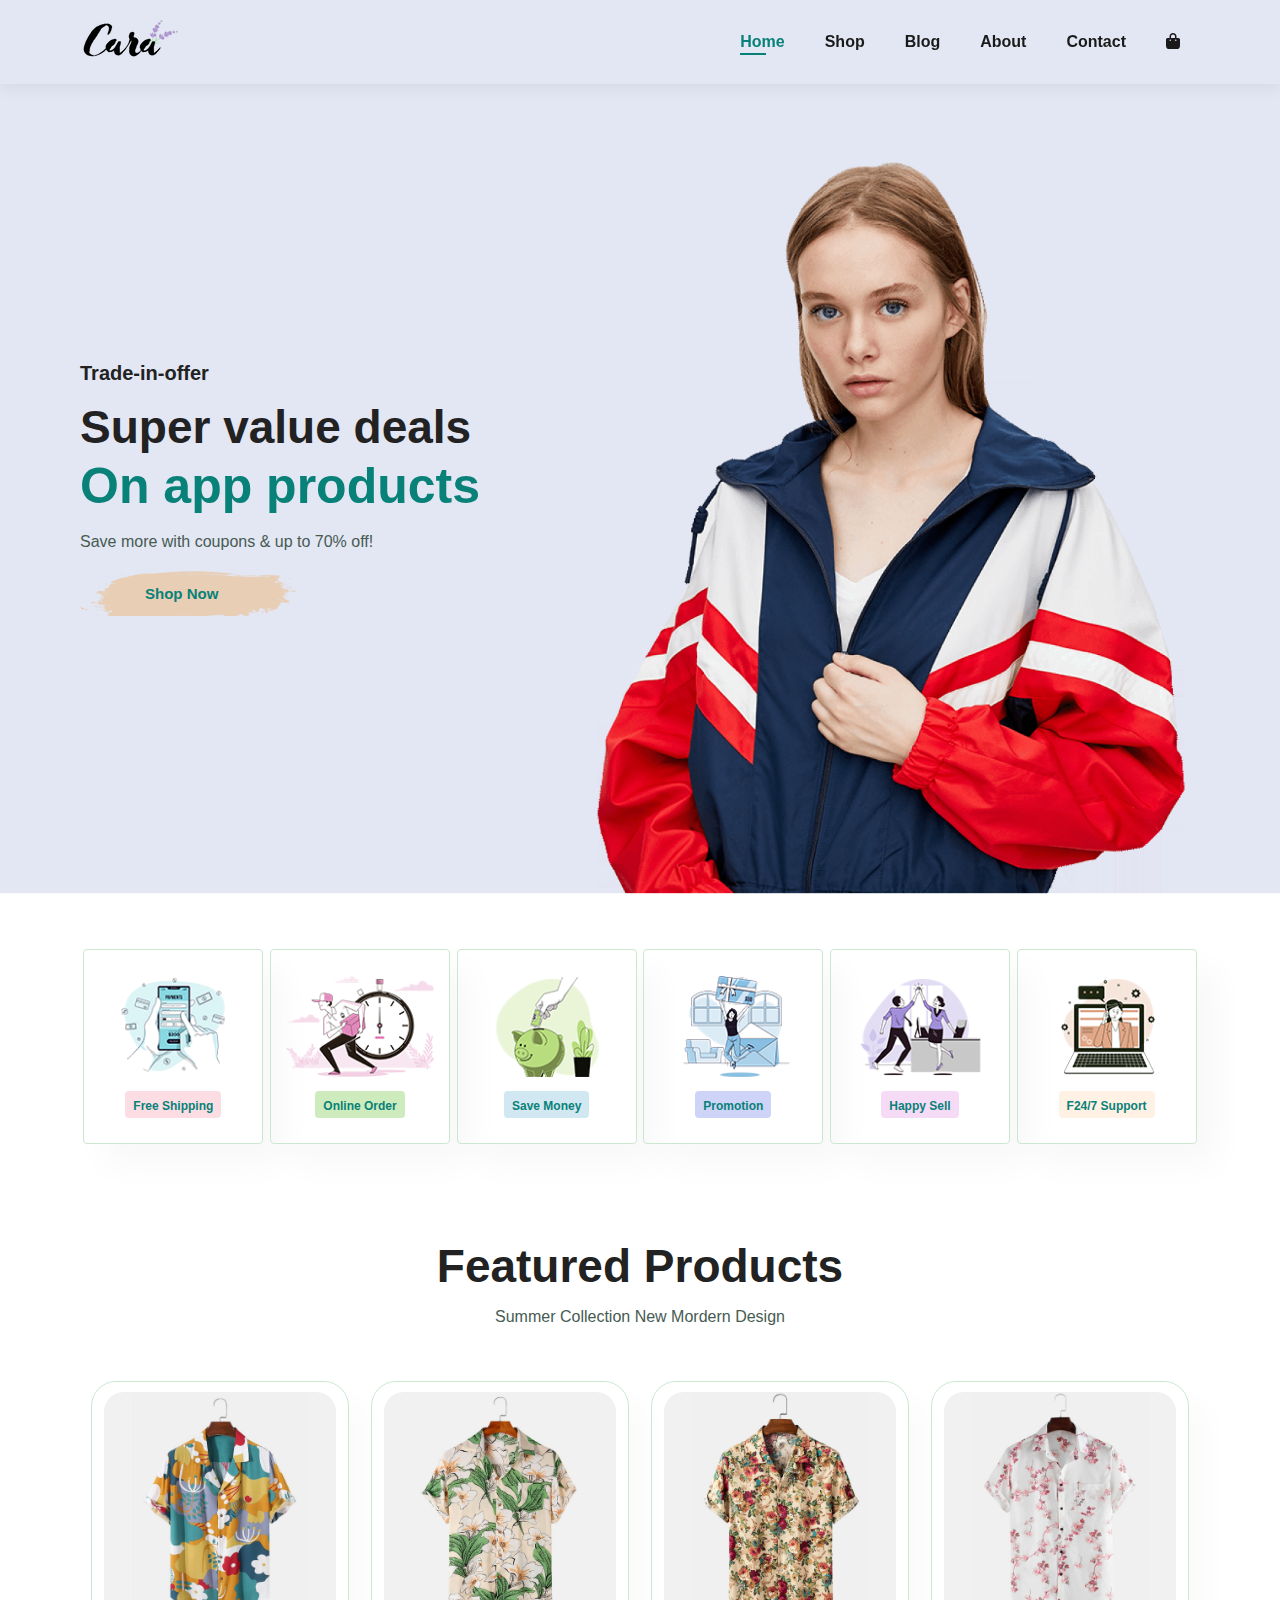
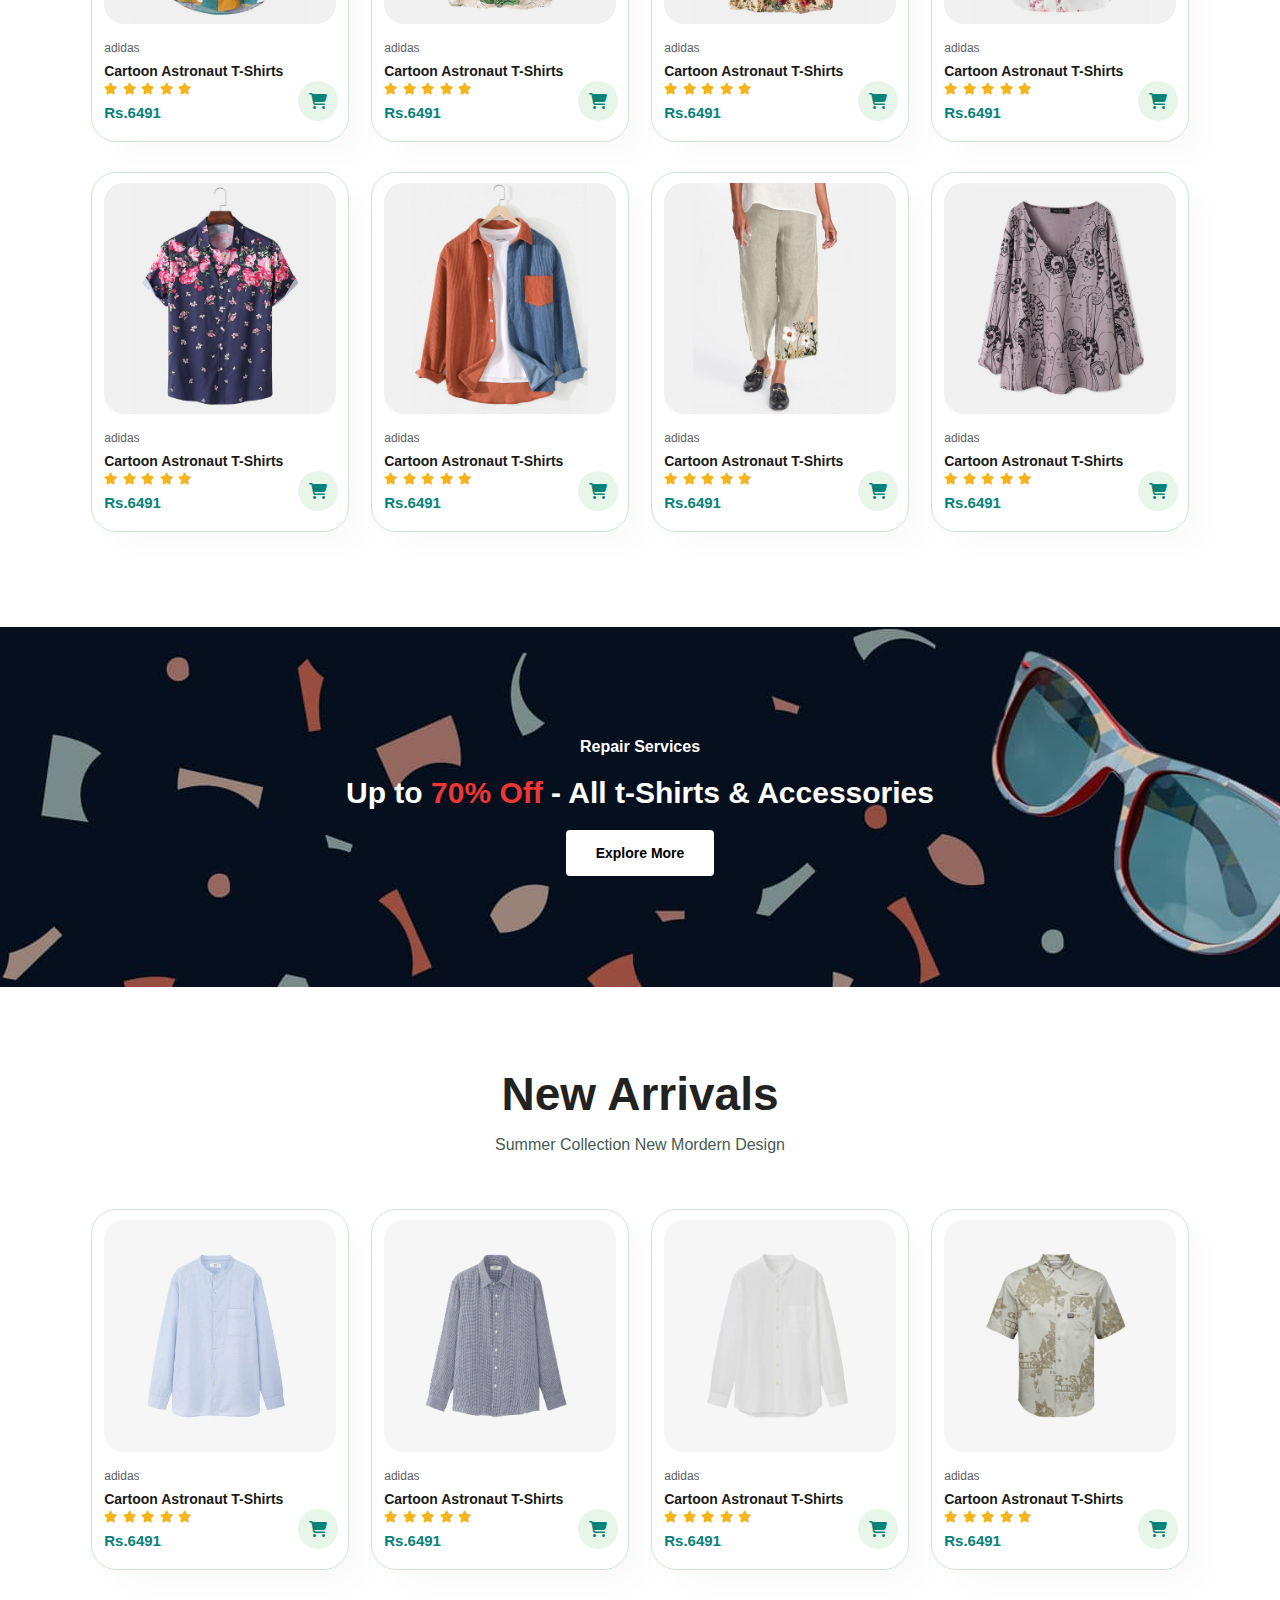
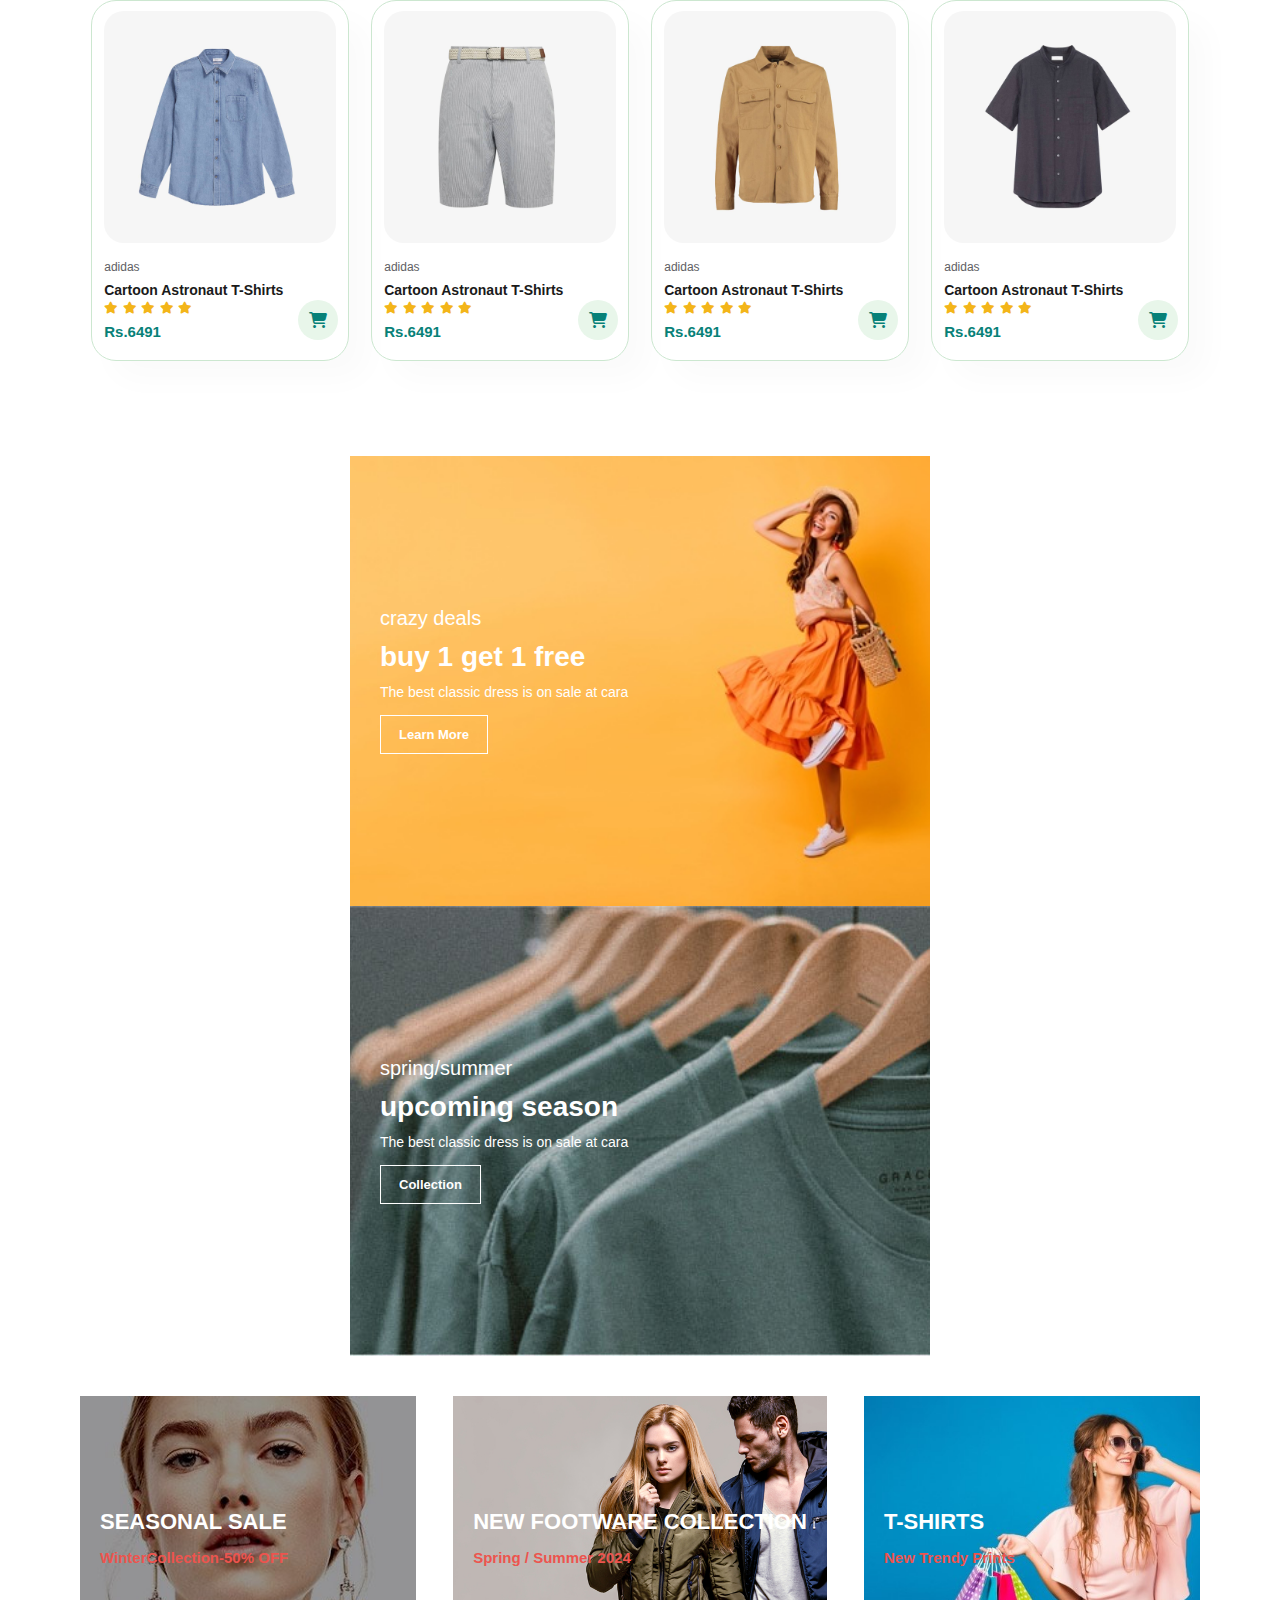
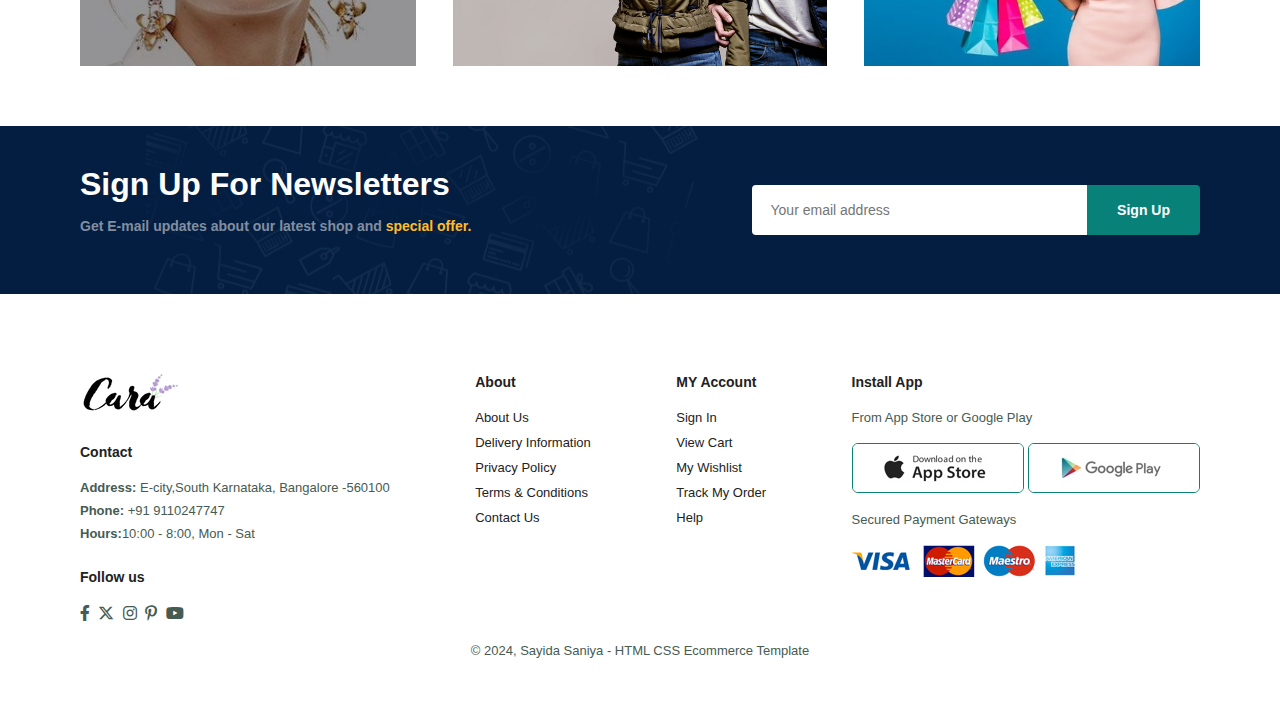
<file: index.html>
<!DOCTYPE html>
<html lang="en">
<head>
    <meta charset="UTF-8">
    <meta name="viewport" content="width=device-width, initial-scale=1.0">
    <title>Shope-With-Us</title>
    <link rel="stylesheet" href="style.css">
    <link rel="stylesheet" href="/assets/fontawesome/css/fontawesome.css">
    <link rel="stylesheet" href="/assets/fontawesome/css/brands.css">
    <link rel="stylesheet" href="/assets/fontawesome/css/solid.css">
</head>
<body>
    <section id="header">
        <a href="#"><img class="logo" src="/images/logo.png" alt="logo"></a>
        <div id="navbar">
                <li><a class="active" href="index.html">Home</a></li>
                <li><a href="shop.html">Shop</a></li>
                <li><a href="blog.html">Blog</a></li>
                <li><a href="about.html">About</a></li>
                <li><a href="contact.html">Contact</a></li>
                <li id="lg-bag"><a href="cart.html"><i class="fa-solid fa-bag-shopping"></i></a></li>
                <a href="#" id="close"><i class="fa-solid fa-xmark"></i></a>
        </div>
        <div id="mobile">
            <a href=""><i class="fa-solid fa-bag-shopping"></i></a>
            <i id="bar" class="fa-solid fa-bars"></i>
        </div>
    </section>
    <section id="hero">
        <h4>Trade-in-offer</h4>
        <h2>Super value deals</h2>
        <h1>On app products</h1>
        <p>Save more with coupons & up to 70% off!</p>
        <button>Shop Now</button>
    </section>
    <section id="feature" class="section-p1">
        <div class="fe-box">
            <img src="/images/features/f1.png" alt="feature-1">
            <h6>Free Shipping</h6>
        </div>
        <div class="fe-box">
            <img src="/images/features/f2.png" alt="feature-1">
            <h6>Online Order</h6>
        </div>
        <div class="fe-box">
            <img src="/images/features/f3.png" alt="feature-1">
            <h6>Save Money</h6>
        </div>
        <div class="fe-box">
            <img src="/images/features/f4.png" alt="feature-1">
            <h6>Promotion</h6>
        </div>
        <div class="fe-box">
            <img src="/images/features/f5.png" alt="feature-1">
            <h6>Happy Sell</h6>
        </div>
        <div class="fe-box">
            <img src="/images/features/f6.png" alt="feature-1">
            <h6>F24/7 Support</h6>
        </div>
    </section>
    <section id="product1" class="section-p1">
        <h2>Featured Products</h2>
        <p>Summer Collection New Mordern Design</p>
        <div class="pro-container">
            <div class="pro" onclick="window.location.href='sproduct.html' ">
                <img src="/images/products/f1.jpg" alt="product1">
                <div class="des">
                    <span>adidas</span>
                    <h5>Cartoon Astronaut T-Shirts</h5>
                    <div class="star">
                        <i class="fa-solid fa-star"></i>
                        <i class="fa-solid fa-star"></i>
                        <i class="fa-solid fa-star"></i>
                        <i class="fa-solid fa-star"></i>
                        <i class="fa-solid fa-star"></i>
                       
                    </div>
                    <h4>Rs.6491</h4>
                </div>
                <a href="#"><i class="fa-solid fa-cart-shopping cart"></i></a>
            </div>
            <div class="pro" onclick="window.location.href='sproduct.html' ">
                <img src="/images/products/f2.jpg" alt="product1">
                <div class="des">
                    <span>adidas</span>
                    <h5>Cartoon Astronaut T-Shirts</h5>
                    <div class="star">
                        <i class="fa-solid fa-star"></i>
                        <i class="fa-solid fa-star"></i>
                        <i class="fa-solid fa-star"></i>
                        <i class="fa-solid fa-star"></i>
                        <i class="fa-solid fa-star"></i>
                       
                    </div>
                    <h4>Rs.6491</h4>
                </div>
                <a href="#"><i class="fa-solid fa-cart-shopping cart"></i></a>
            </div>
            <div class="pro" onclick="window.location.href='sproduct.html' ">
                <img src="/images/products/f3.jpg" alt="product1">
                <div class="des">
                    <span>adidas</span>
                    <h5>Cartoon Astronaut T-Shirts</h5>
                    <div class="star">
                        <i class="fa-solid fa-star"></i>
                        <i class="fa-solid fa-star"></i>
                        <i class="fa-solid fa-star"></i>
                        <i class="fa-solid fa-star"></i>
                        <i class="fa-solid fa-star"></i>
                       
                    </div>
                    <h4>Rs.6491</h4>
                </div>
                <a href="#"><i class="fa-solid fa-cart-shopping cart"></i></a>
            </div>
            <div class="pro" onclick="window.location.href='sproduct.html' ">
                <img src="/images/products/f4.jpg" alt="product1">
                <div class="des">
                    <span>adidas</span>
                    <h5>Cartoon Astronaut T-Shirts</h5>
                    <div class="star">
                        <i class="fa-solid fa-star"></i>
                        <i class="fa-solid fa-star"></i>
                        <i class="fa-solid fa-star"></i>
                        <i class="fa-solid fa-star"></i>
                        <i class="fa-solid fa-star"></i>
                       
                    </div>
                    <h4>Rs.6491</h4>
                </div>
                <a href="#"><i class="fa-solid fa-cart-shopping cart"></i></a>
            </div>
            <div class="pro" onclick="window.location.href='sproduct.html' ">
                <img src="/images/products/f5.jpg" alt="product1">
                <div class="des">
                    <span>adidas</span>
                    <h5>Cartoon Astronaut T-Shirts</h5>
                    <div class="star">
                        <i class="fa-solid fa-star"></i>
                        <i class="fa-solid fa-star"></i>
                        <i class="fa-solid fa-star"></i>
                        <i class="fa-solid fa-star"></i>
                        <i class="fa-solid fa-star"></i>
                       
                    </div>
                    <h4>Rs.6491</h4>
                </div>
                <a href="#"><i class="fa-solid fa-cart-shopping cart"></i></a>
            </div>
            <div class="pro" onclick="window.location.href='sproduct.html' ">
                <img src="/images/products/f6.jpg" alt="product1">
                <div class="des">
                    <span>adidas</span>
                    <h5>Cartoon Astronaut T-Shirts</h5>
                    <div class="star">
                        <i class="fa-solid fa-star"></i>
                        <i class="fa-solid fa-star"></i>
                        <i class="fa-solid fa-star"></i>
                        <i class="fa-solid fa-star"></i>
                        <i class="fa-solid fa-star"></i>
                       
                    </div>
                    <h4>Rs.6491</h4>
                </div>
                <a href="#"><i class="fa-solid fa-cart-shopping cart"></i></a>
            </div>
            <div class="pro" onclick="window.location.href='sproduct.html' ">
                <img src="/images/products/f7.jpg" alt="product1">
                <div class="des">
                    <span>adidas</span>
                    <h5>Cartoon Astronaut T-Shirts</h5>
                    <div class="star">
                        <i class="fa-solid fa-star"></i>
                        <i class="fa-solid fa-star"></i>
                        <i class="fa-solid fa-star"></i>
                        <i class="fa-solid fa-star"></i>
                        <i class="fa-solid fa-star"></i>
                       
                    </div>
                    <h4>Rs.6491</h4>
                </div>
                <a href="#"><i class="fa-solid fa-cart-shopping cart"></i></a>
            </div>
            <div class="pro" onclick="window.location.href='sproduct.html' ">
                <img src="/images/products/f8.jpg" alt="product1">
                <div class="des">
                    <span>adidas</span>
                    <h5>Cartoon Astronaut T-Shirts</h5>
                    <div class="star">
                        <i class="fa-solid fa-star"></i>
                        <i class="fa-solid fa-star"></i>
                        <i class="fa-solid fa-star"></i>
                        <i class="fa-solid fa-star"></i>
                        <i class="fa-solid fa-star"></i>   
                    </div>
                    <h4>Rs.6491</h4>
                </div>
                <a href="#"><i class="fa-solid fa-cart-shopping cart"></i></a>
            </div>
        </div>
    </section>
    <section id="banner" class="section-m1">
        <h4>Repair Services</h4>
        <h2>Up to <span>70% Off</span> - All t-Shirts & Accessories</h2>
        <button class="normal">Explore More</button>
    </section>
    <section id="product1" class="section-p1">
        <h2>New Arrivals</h2>
        <p>Summer Collection New Mordern Design</p>
        <div class="pro-container">
            <div class="pro">
                <img src="/images/products/n1.jpg" alt="product1">
                <div class="des">
                    <span>adidas</span>
                    <h5>Cartoon Astronaut T-Shirts</h5>
                    <div class="star">
                        <i class="fa-solid fa-star"></i>
                        <i class="fa-solid fa-star"></i>
                        <i class="fa-solid fa-star"></i>
                        <i class="fa-solid fa-star"></i>
                        <i class="fa-solid fa-star"></i>
                       
                    </div>
                    <h4>Rs.6491</h4>
                </div>
                <a href="#"><i class="fa-solid fa-cart-shopping cart"></i></a>
            </div>
            <div class="pro">
                <img src="/images/products/n2.jpg" alt="product1">
                <div class="des">
                    <span>adidas</span>
                    <h5>Cartoon Astronaut T-Shirts</h5>
                    <div class="star">
                        <i class="fa-solid fa-star"></i>
                        <i class="fa-solid fa-star"></i>
                        <i class="fa-solid fa-star"></i>
                        <i class="fa-solid fa-star"></i>
                        <i class="fa-solid fa-star"></i>
                       
                    </div>
                    <h4>Rs.6491</h4>
                </div>
                <a href="#"><i class="fa-solid fa-cart-shopping cart"></i></a>
            </div>
            <div class="pro">
                <img src="/images/products/n3.jpg" alt="product1">
                <div class="des">
                    <span>adidas</span>
                    <h5>Cartoon Astronaut T-Shirts</h5>
                    <div class="star">
                        <i class="fa-solid fa-star"></i>
                        <i class="fa-solid fa-star"></i>
                        <i class="fa-solid fa-star"></i>
                        <i class="fa-solid fa-star"></i>
                        <i class="fa-solid fa-star"></i>
                       
                    </div>
                    <h4>Rs.6491</h4>
                </div>
                <a href="#"><i class="fa-solid fa-cart-shopping cart"></i></a>
            </div>
            <div class="pro">
                <img src="/images/products/n4.jpg" alt="product1">
                <div class="des">
                    <span>adidas</span>
                    <h5>Cartoon Astronaut T-Shirts</h5>
                    <div class="star">
                        <i class="fa-solid fa-star"></i>
                        <i class="fa-solid fa-star"></i>
                        <i class="fa-solid fa-star"></i>
                        <i class="fa-solid fa-star"></i>
                        <i class="fa-solid fa-star"></i>
                       
                    </div>
                    <h4>Rs.6491</h4>
                </div>
                <a href="#"><i class="fa-solid fa-cart-shopping cart"></i></a>
            </div>
            <div class="pro">
                <img src="/images/products/n5.jpg" alt="product1">
                <div class="des">
                    <span>adidas</span>
                    <h5>Cartoon Astronaut T-Shirts</h5>
                    <div class="star">
                        <i class="fa-solid fa-star"></i>
                        <i class="fa-solid fa-star"></i>
                        <i class="fa-solid fa-star"></i>
                        <i class="fa-solid fa-star"></i>
                        <i class="fa-solid fa-star"></i>
                       
                    </div>
                    <h4>Rs.6491</h4>
                </div>
                <a href="#"><i class="fa-solid fa-cart-shopping cart"></i></a>
            </div>
            <div class="pro">
                <img src="/images/products/n6.jpg" alt="product1">
                <div class="des">
                    <span>adidas</span>
                    <h5>Cartoon Astronaut T-Shirts</h5>
                    <div class="star">
                        <i class="fa-solid fa-star"></i>
                        <i class="fa-solid fa-star"></i>
                        <i class="fa-solid fa-star"></i>
                        <i class="fa-solid fa-star"></i>
                        <i class="fa-solid fa-star"></i>
                       
                    </div>
                    <h4>Rs.6491</h4>
                </div>
                <a href="#"><i class="fa-solid fa-cart-shopping cart"></i></a>
            </div>
            <div class="pro">
                <img src="/images/products/n7.jpg" alt="product1">
                <div class="des">
                    <span>adidas</span>
                    <h5>Cartoon Astronaut T-Shirts</h5>
                    <div class="star">
                        <i class="fa-solid fa-star"></i>
                        <i class="fa-solid fa-star"></i>
                        <i class="fa-solid fa-star"></i>
                        <i class="fa-solid fa-star"></i>
                        <i class="fa-solid fa-star"></i>
                       
                    </div>
                    <h4>Rs.6491</h4>
                </div>
                <a href="#"><i class="fa-solid fa-cart-shopping cart"></i></a>
            </div>
            <div class="pro">
                <img src="/images/products/n8.jpg" alt="product1">
                <div class="des">
                    <span>adidas</span>
                    <h5>Cartoon Astronaut T-Shirts</h5>
                    <div class="star">
                        <i class="fa-solid fa-star"></i>
                        <i class="fa-solid fa-star"></i>
                        <i class="fa-solid fa-star"></i>
                        <i class="fa-solid fa-star"></i>
                        <i class="fa-solid fa-star"></i>   
                    </div>
                    <h4>Rs.6491</h4>
                </div>
                <a href="#"><i class="fa-solid fa-cart-shopping cart"></i></a>
            </div>
        </div>
    </section>
    <section id="sm-banner" class="section-p1">
        <div class="banner-box">
            <h4>crazy deals</h4>
            <h2>buy 1 get 1 free</h2>
            <span>The best classic dress is on sale at cara</span>
            <button class="white">Learn More</button>
        </div>
        <div class="banner-box banner-box2">
            <h4>spring/summer</h4>
            <h2>upcoming season</h2>
            <span>The best classic dress is on sale at cara</span>
            <button class="white">Collection</button>
        </div>
    </section>
    <section id="banner3">
        <div class="banner-box">  
            <h2>SEASONAL SALE</h2>
            <h3>WinterCollection-50% OFF</h3>
        </div>
        <div class="banner-box banner-box2">  
            <h2>NEW FOOTWARE COLLECTION</h2>
            <h3>Spring / Summer 2024</h3>
        </div>
        <div class="banner-box banner-box3">  
            <h2>T-SHIRTS</h2>
            <h3>New Trendy Prints</h3>
        </div>
    </section>
    <section id="newsletter" class="section-p1 section-m1">
        <div class="newstext">
            <h4>Sign Up For Newsletters</h4>
            <p>Get E-mail updates about our latest shop and <span>special offer.</span></p>
        </div>
        <div class="form">
            <input type="text" placeholder="Your email address">
            <button class="normal">Sign Up</button>
        </div>
    </section>
    <footer class="section-p1">
        <div class="col">
            <img class="logo" src="/images/logo.png" alt="logo">
            <h4>Contact</h4>
            <p><strong>Address:</strong> E-city,South Karnataka, Bangalore -560100</p>
            <p><strong>Phone:</strong> +91 9110247747</p>
            <p><strong>Hours:</strong>10:00 - 8:00, Mon - Sat</p>
            <div class="follow">
                <h4>Follow us</h4>
                <div class="icon">
                    <i class="fa-brands fa-facebook-f"></i>
                    <i class="fa-brands fa-x-twitter"></i>
                    <i class="fa-brands fa-instagram"></i>
                    <i class="fa-brands fa-pinterest-p"></i>
                    <i class="fa-brands fa-youtube"></i>
                </div>
            </div>
        </div>
        <div class="col">
            <h4>About</h4>
            <a href="#">About Us</a>
            <a href="#">Delivery Information</a>
            <a href="#">Privacy Policy</a>
            <a href="#">Terms & Conditions</a>
            <a href="#">Contact Us</a>
        </div>
        <div class="col">
            <h4>MY Account</h4>
            <a href="#">Sign In</a>
            <a href="#">View Cart</a>
            <a href="#">My Wishlist</a>
            <a href="#">Track My Order</a>
            <a href="#">Help</a>
        </div>
        <div class="col install">
            <h4>Install App</h4>
            <p>From App Store or Google Play</p>
            <div class="row">
                <img src="/images/pay/app.jpg" alt="app">
                <img src="/images/pay/play.jpg" alt="pay">
            </div>
            <p>Secured Payment Gateways</p>
            <img src="/images/pay/pay.png" alt="">
        </div>
        <div class="copyright">
            <p>&#169; 2024, Sayida Saniya - HTML CSS Ecommerce Template  </p>
        </div>
    </footer>
    <script src="script.js"></script>
</body>
</html>
</file>
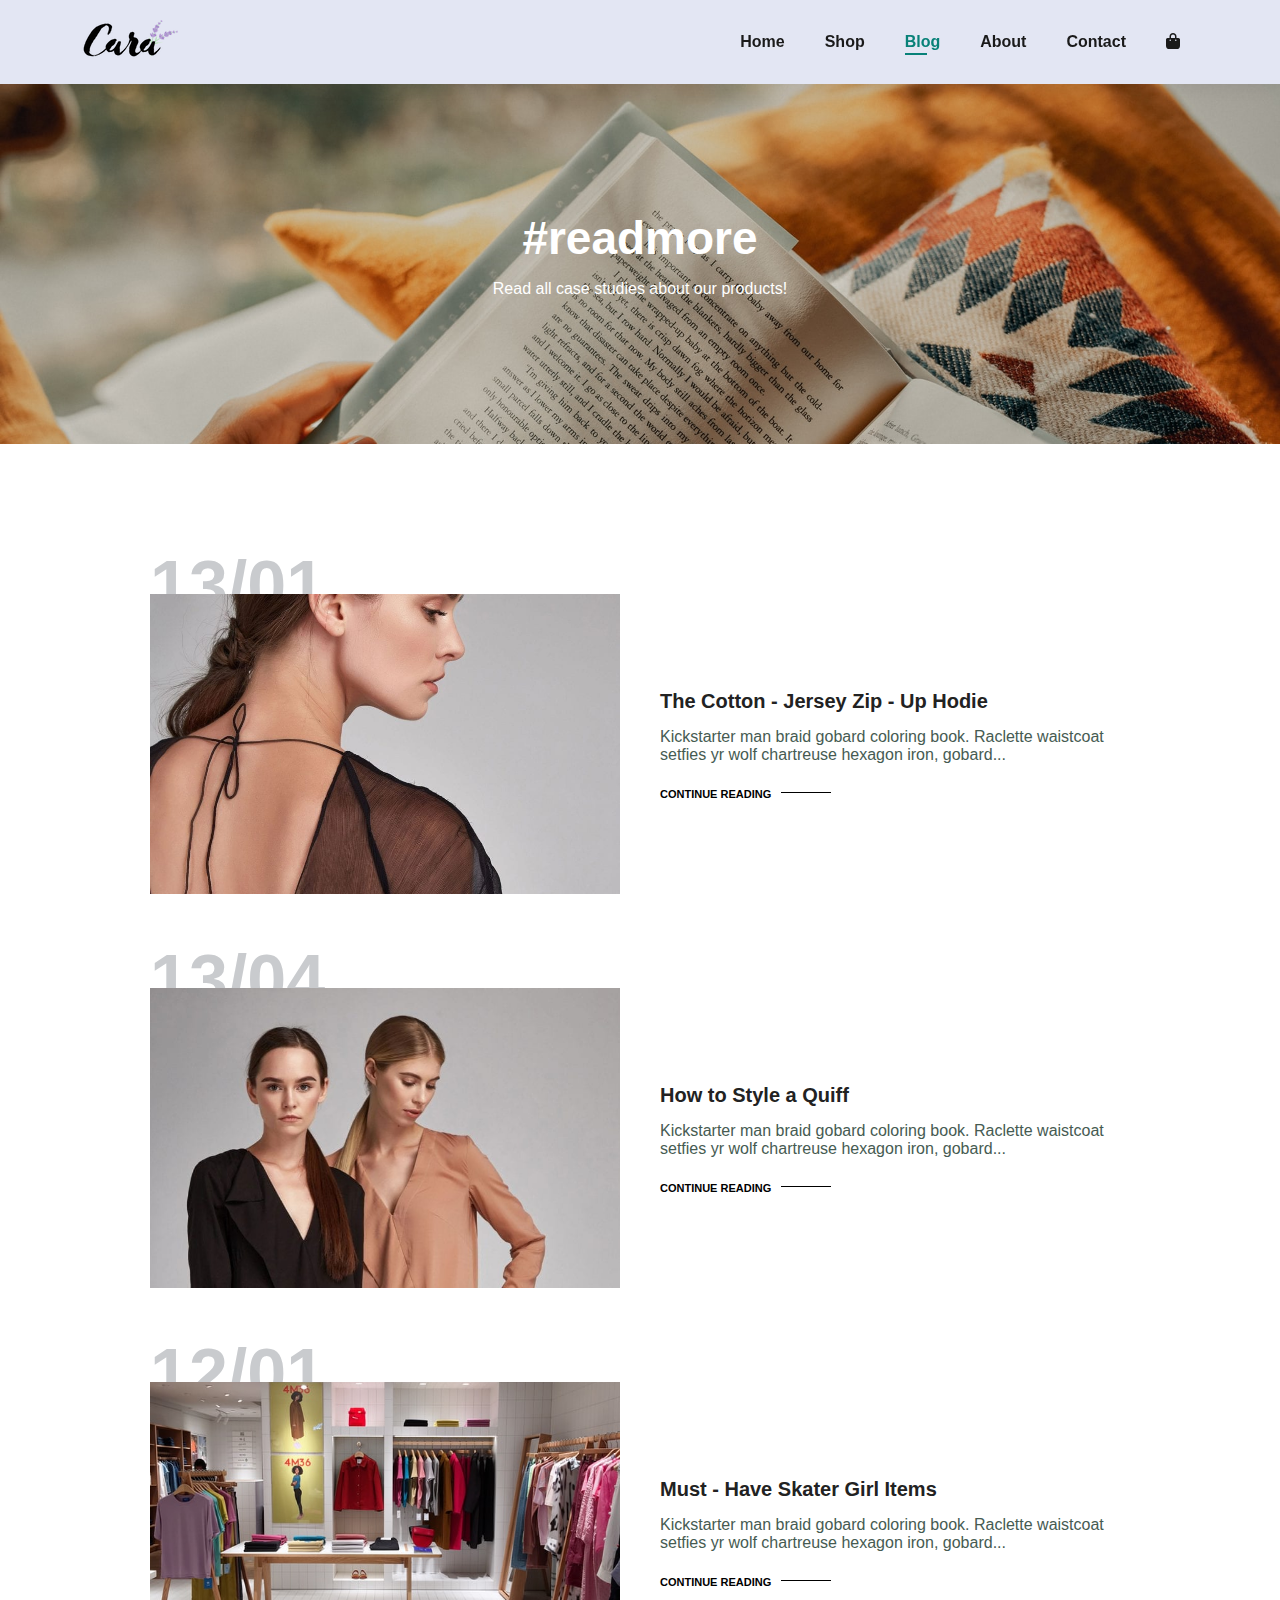
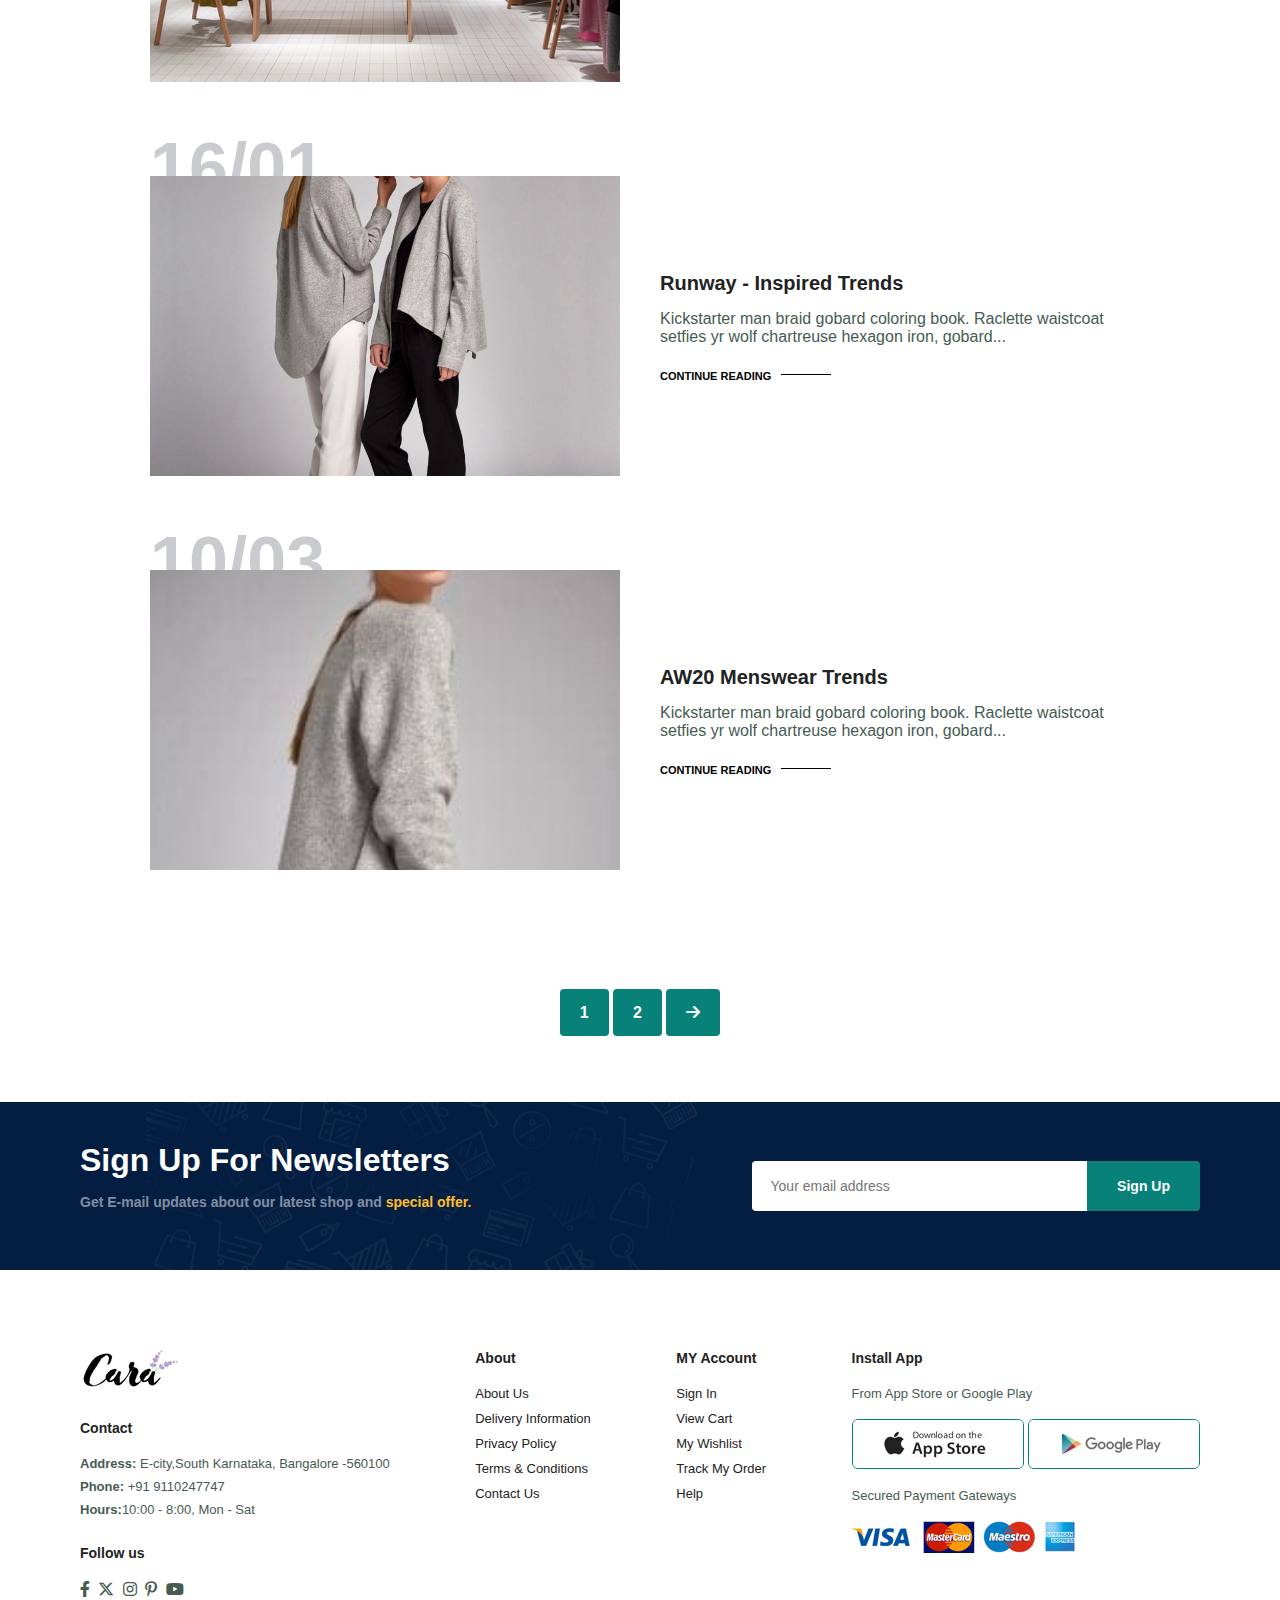
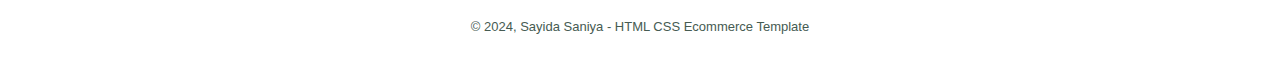
<file: blog.html>
<!DOCTYPE html>
<html lang="en">
<head>
    <meta charset="UTF-8">
    <meta name="viewport" content="width=device-width, initial-scale=1.0">
    <title>Shope-With-Us</title>
    <link rel="stylesheet" href="style.css">
    <link rel="stylesheet" href="/assets/fontawesome/css/fontawesome.css">
    <link rel="stylesheet" href="/assets/fontawesome/css/brands.css">
    <link rel="stylesheet" href="/assets/fontawesome/css/solid.css">
</head>
<body>
    <section id="header">
        <a href="#"><img class="logo" src="/images/logo.png" alt="logo"></a>
        <div id="navbar">
                <li><a href="index.html">Home</a></li>
                <li><a href="shop.html">Shop</a></li>
                <li><a class="active" href="blog.html">Blog</a></li>
                <li><a href="about.html">About</a></li>
                <li><a href="contact.html">Contact</a></li>
                <li id="lg-bag"><a href="cart.html"><i class="fa-solid fa-bag-shopping"></i></a></li>
                <a href="#" id="close"><i class="fa-solid fa-xmark"></i></a>
        </div>
        <div id="mobile">
            <a href=""><i class="fa-solid fa-bag-shopping"></i></a>
            <i id="bar" class="fa-solid fa-bars"></i>
        </div>
    </section>
    <section id="page-header" class="blog-header">
        <h2>#readmore</h2>
        <p>Read all case studies about our products!</p>
       
    </section>
   
    <section id="blog">
        <div class="blog-box">
            <div class="blog-img">
                <img src="/images/blog/b1.jpg" alt="blogImage">
            </div>
            <div class="blog-details">
                <h4>The Cotton - Jersey Zip - Up Hodie</h4>
                <p>Kickstarter man braid gobard coloring book. Raclette waistcoat setfies yr
                    wolf chartreuse hexagon iron, gobard...
                </p>
                <a href="#">CONTINUE READING</a>
            </div>
            <h1>13/01</h1>
        </div>
        <div class="blog-box">
            <div class="blog-img">
                <img src="/images/blog/b2.jpg" alt="blogImage">
            </div>
            <div class="blog-details">
                <h4>How to Style a Quiff</h4>
                <p>Kickstarter man braid gobard coloring book. Raclette waistcoat setfies yr
                    wolf chartreuse hexagon iron, gobard...
                </p>
                <a href="#">CONTINUE READING</a>
            </div>
            <h1>13/04</h1>
        </div>
        <div class="blog-box">
            <div class="blog-img">
                <img src="/images/blog/b3.jpg" alt="blogImage">
            </div>
            <div class="blog-details">
                <h4>Must - Have Skater Girl Items</h4>
                <p>Kickstarter man braid gobard coloring book. Raclette waistcoat setfies yr
                    wolf chartreuse hexagon iron, gobard...
                </p>
                <a href="#">CONTINUE READING</a>
            </div>
            <h1>12/01</h1>
        </div>
        <div class="blog-box">
            <div class="blog-img">
                <img src="/images/blog/b4.jpg" alt="blogImage">
            </div>
            <div class="blog-details">
                <h4>Runway - Inspired Trends</h4>
                <p>Kickstarter man braid gobard coloring book. Raclette waistcoat setfies yr
                    wolf chartreuse hexagon iron, gobard...
                </p>
                <a href="#">CONTINUE READING</a>
            </div>
            <h1>16/01</h1>
        </div>
        <div class="blog-box">
            <div class="blog-img">
                <img src="/images/blog/b5.jpg" alt="blogImage">
            </div>
            <div class="blog-details">
                <h4>AW20 Menswear Trends</h4>
                <p>Kickstarter man braid gobard coloring book. Raclette waistcoat setfies yr
                    wolf chartreuse hexagon iron, gobard...
                </p>
                <a href="#">CONTINUE READING</a>
            </div>
            <h1>10/03</h1>
        </div>
    </section>
    <section id="pagination" class="section-p1">
        <a href="#">1</a>
        <a href="#">2</a>
        <a href="#"><i class="fa-solid fa-arrow-right"></i></a>
    </section>
    <section id="newsletter" class="section-p1 section-m1">
        <div class="newstext">
            <h4>Sign Up For Newsletters</h4>
            <p>Get E-mail updates about our latest shop and <span>special offer.</span></p>
        </div>
        <div class="form">
            <input type="text" placeholder="Your email address">
            <button class="normal">Sign Up</button>
        </div>
    </section>
    <footer class="section-p1">
        <div class="col">
            <img class="logo" src="/images/logo.png" alt="logo">
            <h4>Contact</h4>
            <p><strong>Address:</strong> E-city,South Karnataka, Bangalore -560100</p>
            <p><strong>Phone:</strong> +91 9110247747</p>
            <p><strong>Hours:</strong>10:00 - 8:00, Mon - Sat</p>
            <div class="follow">
                <h4>Follow us</h4>
                <div class="icon">
                    <i class="fa-brands fa-facebook-f"></i>
                    <i class="fa-brands fa-x-twitter"></i>
                    <i class="fa-brands fa-instagram"></i>
                    <i class="fa-brands fa-pinterest-p"></i>
                    <i class="fa-brands fa-youtube"></i>
                </div>
            </div>
        </div>
        <div class="col">
            <h4>About</h4>
            <a href="#">About Us</a>
            <a href="#">Delivery Information</a>
            <a href="#">Privacy Policy</a>
            <a href="#">Terms & Conditions</a>
            <a href="#">Contact Us</a>
        </div>
        <div class="col">
            <h4>MY Account</h4>
            <a href="#">Sign In</a>
            <a href="#">View Cart</a>
            <a href="#">My Wishlist</a>
            <a href="#">Track My Order</a>
            <a href="#">Help</a>
        </div>
        <div class="col install">
            <h4>Install App</h4>
            <p>From App Store or Google Play</p>
            <div class="row">
                <img src="/images/pay/app.jpg" alt="app">
                <img src="/images/pay/play.jpg" alt="pay">
            </div>
            <p>Secured Payment Gateways</p>
            <img src="/images/pay/pay.png" alt="">
        </div>
        <div class="copyright">
            <p>&#169; 2024, Sayida Saniya - HTML CSS Ecommerce Template  </p>
        </div>
    </footer>
    <script src="script.js"></script>
</body>
</html>
</file>
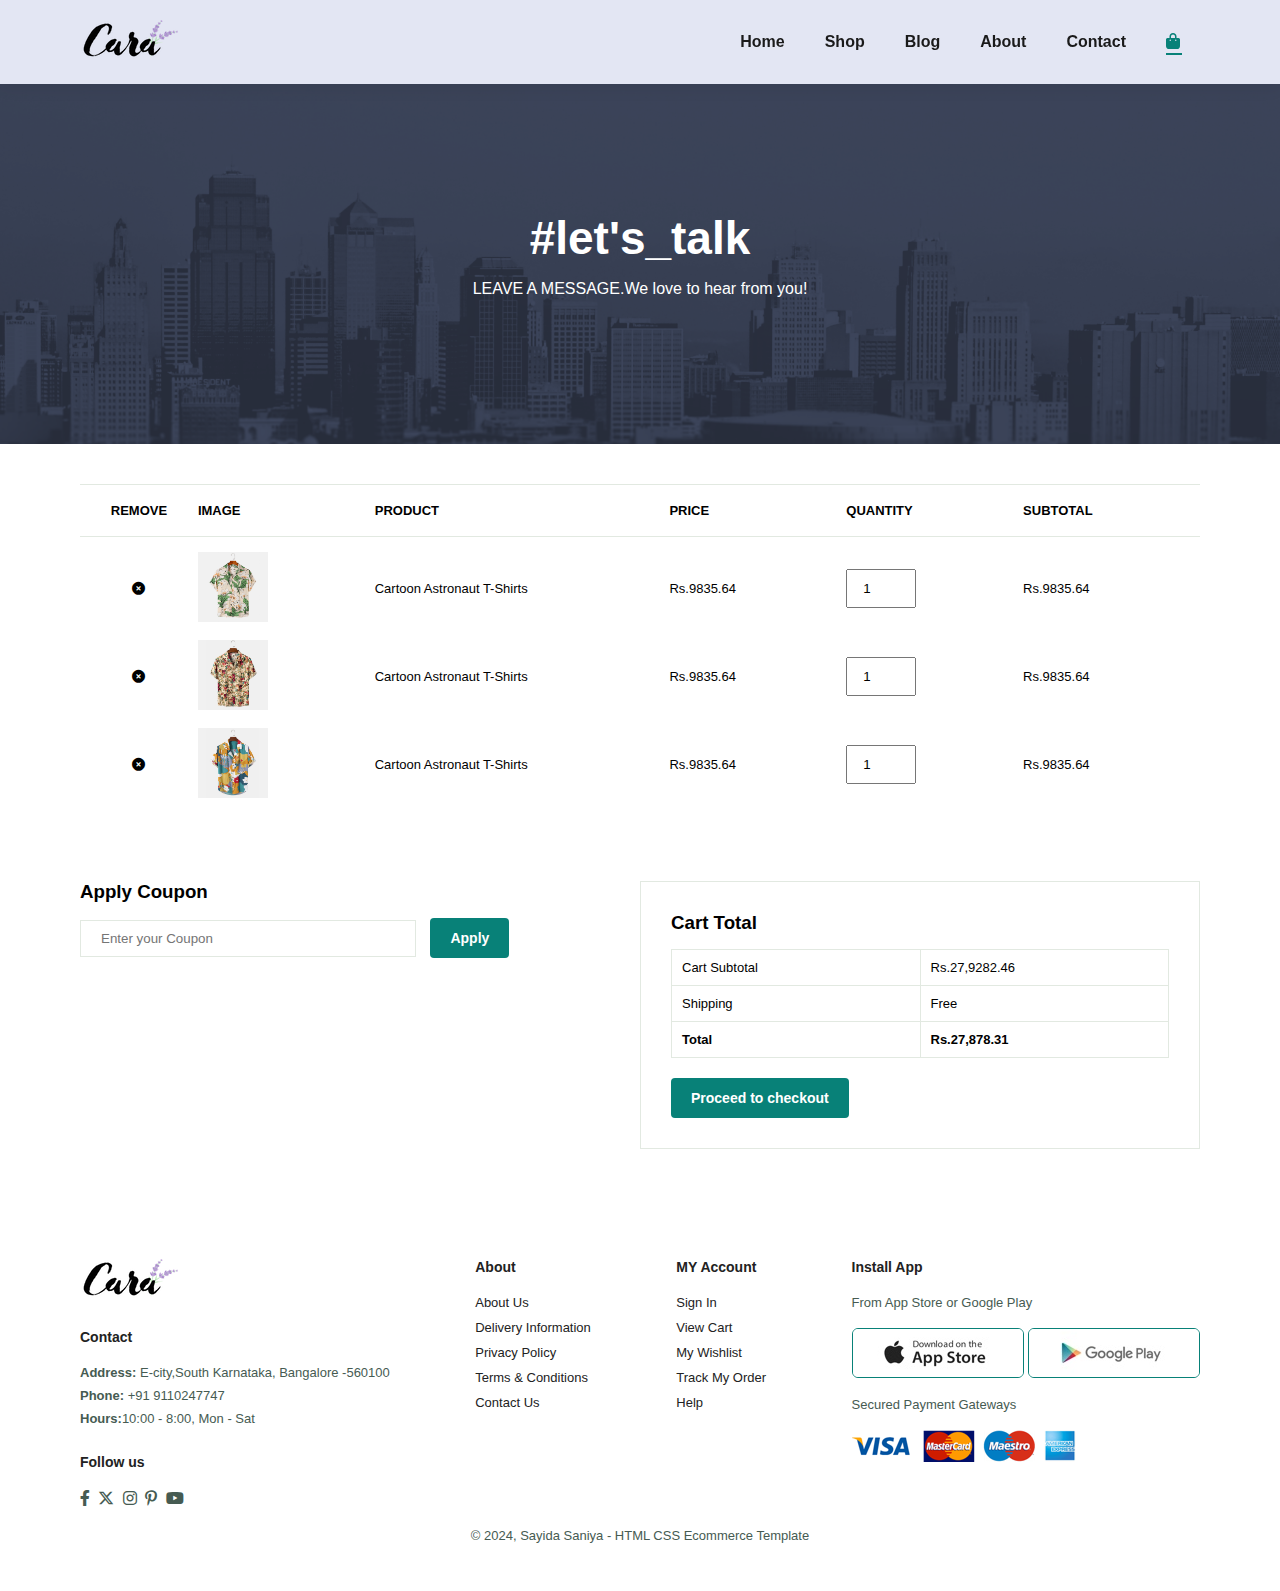
<file: cart.html>
<!DOCTYPE html>
<html lang="en">
<head>
    <meta charset="UTF-8">
    <meta name="viewport" content="width=device-width, initial-scale=1.0">
    <title>Shope-With-Us</title>
    <link rel="stylesheet" href="style.css">
    <link rel="stylesheet" href="/assets/fontawesome/css/fontawesome.css">
    <link rel="stylesheet" href="/assets/fontawesome/css/brands.css">
    <link rel="stylesheet" href="/assets/fontawesome/css/solid.css">
</head>
<body>
    <section id="header">
        <a href="#"><img class="logo" src="/images/logo.png" alt="logo"></a>
        <div id="navbar">
                <li><a href="index.html">Home</a></li>
                <li><a href="shop.html">Shop</a></li>
                <li><a href="blog.html">Blog</a></li>
                <li><a href="about.html">About</a></li>
                <li><a href="contact.html">Contact</a></li>
                <li id="lg-bag"><a class="active" href="cart.html">
                <i class="fa-solid fa-bag-shopping"></i></a></li>
                <a href="#" id="close"><i class="fa-solid fa-xmark"></i></a>
        </div>
        <div id="mobile">
            <a href=""><i class="fa-solid fa-bag-shopping"></i></a>
            <i id="bar" class="fa-solid fa-bars"></i>
        </div>
    </section>
    <section id="page-header" class="about-header">
        <h2>#let's_talk</h2>
        <p>LEAVE A MESSAGE.We love to hear from you!</p> 
    </section>
    <section id="cart" class="section-p1">
        <table width="100%">
            <thead>
                <tr>
                    <td>Remove</td>
                    <td>Image</td>
                    <td>Product</td>
                    <td>Price</td>
                    <td>Quantity</td>
                    <td>Subtotal</td>
                </tr>
            </thead>
            <tbody>
                <tr>
                    <td>
                        <i class="fa-regular fa-circle-xmark"></i> 
                    </td>
                    <td>
                        <img src="images/products/f2.jpg" alt="">
                    </td>
                    <td>
                        Cartoon Astronaut T-Shirts
                    </td>
                    <td>
                        Rs.9835.64
                    </td>
                    <td>
                        <input type="number" value="1">
                    </td>
                    <td>Rs.9835.64</td>
                </tr>
                <tr>
                    <td>
                        <i class="fa-regular fa-circle-xmark"></i> 
                    </td>
                    <td>
                        <img src="images/products/f3.jpg" alt="">
                    </td>
                    <td>
                        Cartoon Astronaut T-Shirts
                    </td>
                    <td>
                        Rs.9835.64
                    </td>
                    <td>
                        <input type="number" value="1">
                    </td>
                    <td>Rs.9835.64</td>
                </tr>
                <tr>
                    <td>
                        <i class="fa-regular fa-circle-xmark"></i> 
                    </td>
                    <td>
                        <img src="images/products/f1.jpg" alt="">
                    </td>
                    <td>
                        Cartoon Astronaut T-Shirts
                    </td>
                    <td>
                        Rs.9835.64
                    </td>
                    <td>
                        <input type="number" value="1">
                    </td>
                    <td>Rs.9835.64</td>
                </tr>
            </tbody>
        </table>
    </section>
    <section id="cart-add" class="section-p1">
        <div id="coupon">
            <h3>Apply Coupon</h3>
            <div>
                <input type="text" placeholder="Enter your Coupon">
                <button class="normal">Apply</button>
            </div>
        </div>
        <div id="subtotal">
            <h3>Cart Total</h3>
            <table>
                <tr>
                    <td>
                        Cart Subtotal
                    </td>
                    <td>
                        Rs.27,9282.46
                    </td>
                </tr>
                <tr>
                    <td>
                        Shipping
                    </td>
                    <td>Free</td>
                </tr>
                <tr>
                    <td><strong>Total</strong></td>
                    <td><strong>Rs.27,878.31</strong></td>
                </tr>
            </table>
            <button class="normal">Proceed to checkout</button>
        </div>
    </section>
    <footer class="section-p1">
        <div class="col">
            <img class="logo" src="/images/logo.png" alt="logo">
            <h4>Contact</h4>
            <p><strong>Address:</strong> E-city,South Karnataka, Bangalore -560100</p>
            <p><strong>Phone:</strong> +91 9110247747</p>
            <p><strong>Hours:</strong>10:00 - 8:00, Mon - Sat</p>
            <div class="follow">
                <h4>Follow us</h4>
                <div class="icon">
                    <i class="fa-brands fa-facebook-f"></i>
                    <i class="fa-brands fa-x-twitter"></i>
                    <i class="fa-brands fa-instagram"></i>
                    <i class="fa-brands fa-pinterest-p"></i>
                    <i class="fa-brands fa-youtube"></i>
                </div>
            </div>
        </div>
        <div class="col">
            <h4>About</h4>
            <a href="#">About Us</a>
            <a href="#">Delivery Information</a>
            <a href="#">Privacy Policy</a>
            <a href="#">Terms & Conditions</a>
            <a href="#">Contact Us</a>
        </div>
        <div class="col">
            <h4>MY Account</h4>
            <a href="#">Sign In</a>
            <a href="#">View Cart</a>
            <a href="#">My Wishlist</a>
            <a href="#">Track My Order</a>
            <a href="#">Help</a>
        </div>
        <div class="col install">
            <h4>Install App</h4>
            <p>From App Store or Google Play</p>
            <div class="row">
                <img src="/images/pay/app.jpg" alt="app">
                <img src="/images/pay/play.jpg" alt="pay">
            </div>
            <p>Secured Payment Gateways</p>
            <img src="/images/pay/pay.png" alt="">
        </div>
        <div class="copyright">
            <p>&#169; 2024, Sayida Saniya - HTML CSS Ecommerce Template  </p>
        </div>
    </footer>
    <script src="script.js"></script>
</body>
</html>
</file>
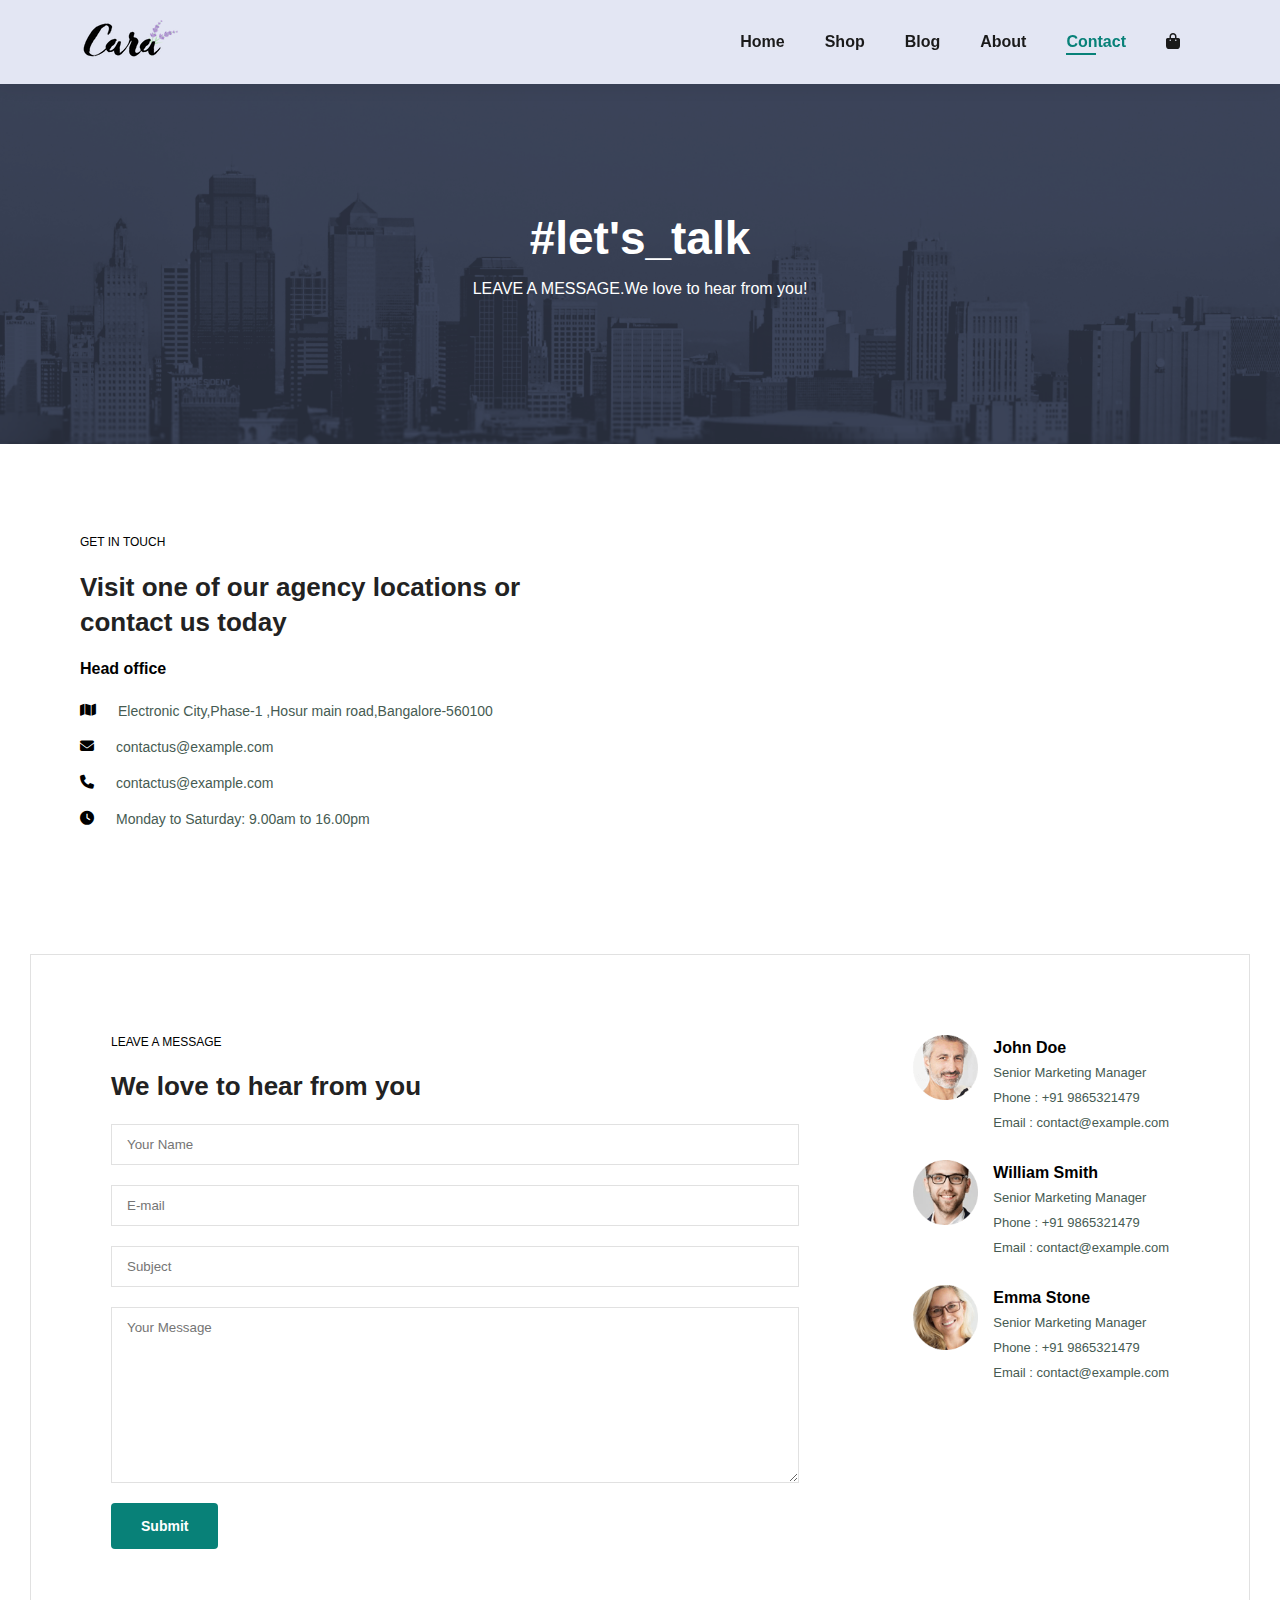
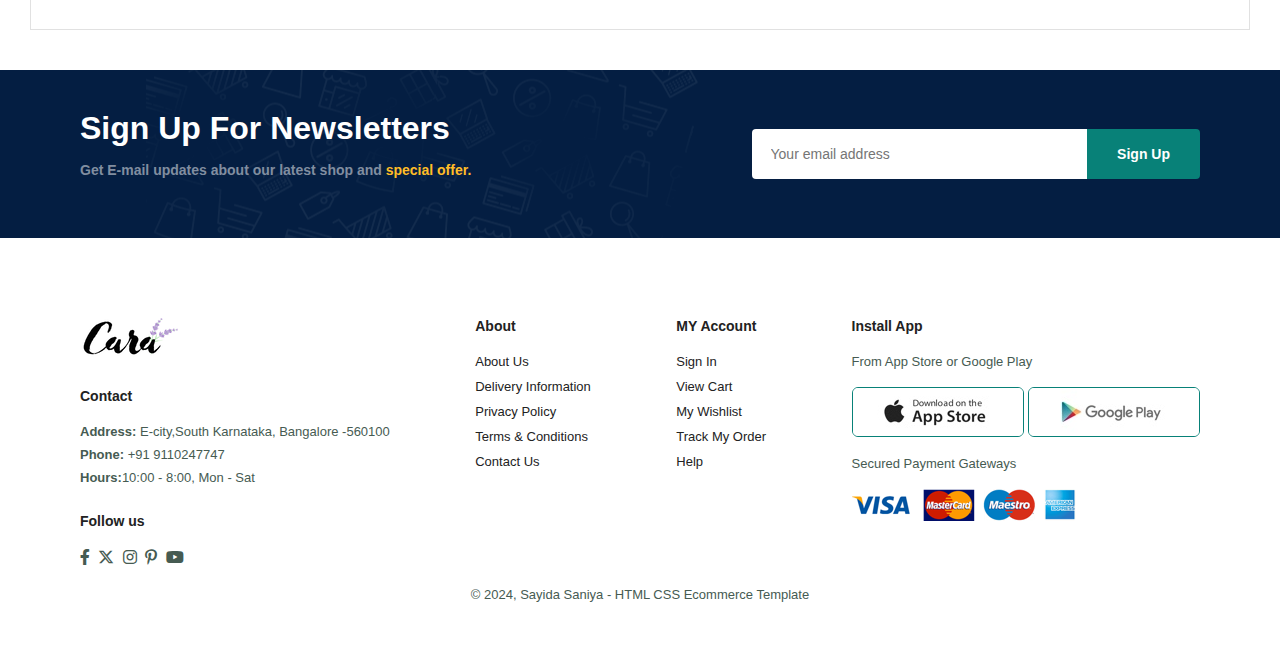
<file: contact.html>
<!DOCTYPE html>
<html lang="en">
<head>
    <meta charset="UTF-8">
    <meta name="viewport" content="width=device-width, initial-scale=1.0">
    <title>Shope-With-Us</title>
    <link rel="stylesheet" href="style.css">
    <link rel="stylesheet" href="/assets/fontawesome/css/fontawesome.css">
    <link rel="stylesheet" href="/assets/fontawesome/css/brands.css">
    <link rel="stylesheet" href="/assets/fontawesome/css/solid.css">
</head>
<body>
    <section id="header">
        <a href="#"><img class="logo" src="/images/logo.png" alt="logo"></a>
        <div id="navbar">
                <li><a href="index.html">Home</a></li>
                <li><a href="shop.html">Shop</a></li>
                <li><a href="blog.html">Blog</a></li>
                <li><a href="about.html">About</a></li>
                <li><a class="active" href="contact.html">Contact</a></li>
                <li id="lg-bag"><a href="cart.html"><i class="fa-solid fa-bag-shopping"></i></a></li>
                <a href="#" id="close"><i class="fa-solid fa-xmark"></i></a>
        </div>
        <div id="mobile">
            <a href=""><i class="fa-solid fa-bag-shopping"></i></a>
            <i id="bar" class="fa-solid fa-bars"></i>
        </div>
    </section>
    <section id="page-header" class="about-header">
        <h2>#let's_talk</h2>
        <p>LEAVE A MESSAGE.We love to hear from you!</p> 
    </section>
    
    <section id="contact-details" class="section-p1">
        <div class="details">
            <span>GET IN TOUCH</span>
            <h2>Visit one of our agency locations or contact us today</h2>
            <h3>Head office</h3>
            <div>
                <li>
                    <i class="fa-regular fa-map"></i>
                    <p>Electronic City,Phase-1 ,Hosur main road,Bangalore-560100</p>
                </li>
                <li>
                    <i class="fa-regular fa-envelope"></i>
                    <p>contactus@example.com</p>
                </li>
                <li>
                    <i class="fa-solid fa-phone"></i>
                    <p>contactus@example.com</p>
                </li>
                <li>
                    <i class="fa-regular fa-clock"></i>
                    <p>Monday to Saturday: 9.00am to 16.00pm</p>
                </li>
            </div>
        </div>
        <div class="map">
            <iframe src="https://www.google.com/maps/embed?pb=!1m18!1m12!1m3!1d32129.406724066146!2d77.66818824876682!3d12.845486832598676!2m3!1f0!2f0!3f0!3m2!1i1024!2i768!4f13.1!3m3!1m2!1s0x3bae6c8cf0d4af6d%3A0xa0dc27017f74872b!2sDMart%2C%20Electronic%20City!5e0!3m2!1sen!2sin!4v1701440085629!5m2!1sen!2sin" width="600" height="450" style="border:0;" allowfullscreen="" loading="lazy" referrerpolicy="no-referrer-when-downgrade"></iframe>
        </div>
    </section>
    <section id="form-details">
        <form action="">
            <span>LEAVE A MESSAGE</span>
            <h2>We love to hear from you</h2>
            <input type="text" placeholder="Your Name">
            <input type="email" placeholder="E-mail">
            <input type="text" placeholder="Subject">
            <textarea name="" id="" cols="30" rows="10" placeholder="Your Message"></textarea>
            <button class="normal">Submit</button>
        </form>
        <div class="people">
            <div>
                <img src="/images/people/1.png" alt="">
                <p><span>John Doe</span> Senior Marketing Manager <br> Phone : +91 9865321479
                <br> Email : contact@example.com</p>
            </div>
            <div>
                <img src="/images/people/2.png" alt="">
                <p><span>William Smith</span> Senior Marketing Manager <br> Phone : +91 9865321479
                <br> Email : contact@example.com</p>
            </div>
            <div>
                <img src="/images/people/3.png" alt="">
                <p><span>Emma Stone</span> Senior Marketing Manager <br> Phone : +91 9865321479
                <br> Email : contact@example.com</p>
            </div>
        </div>
    </section>
<section id="newsletter" class="section-p1 section-m1">
    <div class="newstext">
        <h4>Sign Up For Newsletters</h4>
        <p>Get E-mail updates about our latest shop and <span>special offer.</span></p>
    </div>
    <div class="form">
        <input type="text" placeholder="Your email address">
        <button class="normal">Sign Up</button>
    </div>
</section>
    <footer class="section-p1">
        <div class="col">
            <img class="logo" src="/images/logo.png" alt="logo">
            <h4>Contact</h4>
            <p><strong>Address:</strong> E-city,South Karnataka, Bangalore -560100</p>
            <p><strong>Phone:</strong> +91 9110247747</p>
            <p><strong>Hours:</strong>10:00 - 8:00, Mon - Sat</p>
            <div class="follow">
                <h4>Follow us</h4>
                <div class="icon">
                    <i class="fa-brands fa-facebook-f"></i>
                    <i class="fa-brands fa-x-twitter"></i>
                    <i class="fa-brands fa-instagram"></i>
                    <i class="fa-brands fa-pinterest-p"></i>
                    <i class="fa-brands fa-youtube"></i>
                </div>
            </div>
        </div>
        <div class="col">
            <h4>About</h4>
            <a href="#">About Us</a>
            <a href="#">Delivery Information</a>
            <a href="#">Privacy Policy</a>
            <a href="#">Terms & Conditions</a>
            <a href="#">Contact Us</a>
        </div>
        <div class="col">
            <h4>MY Account</h4>
            <a href="#">Sign In</a>
            <a href="#">View Cart</a>
            <a href="#">My Wishlist</a>
            <a href="#">Track My Order</a>
            <a href="#">Help</a>
        </div>
        <div class="col install">
            <h4>Install App</h4>
            <p>From App Store or Google Play</p>
            <div class="row">
                <img src="/images/pay/app.jpg" alt="app">
                <img src="/images/pay/play.jpg" alt="pay">
            </div>
            <p>Secured Payment Gateways</p>
            <img src="/images/pay/pay.png" alt="">
        </div>
        <div class="copyright">
            <p>&#169; 2024, Sayida Saniya - HTML CSS Ecommerce Template  </p>
        </div>
    </footer>
    <script src="script.js"></script>
</body>
</html>
</file>
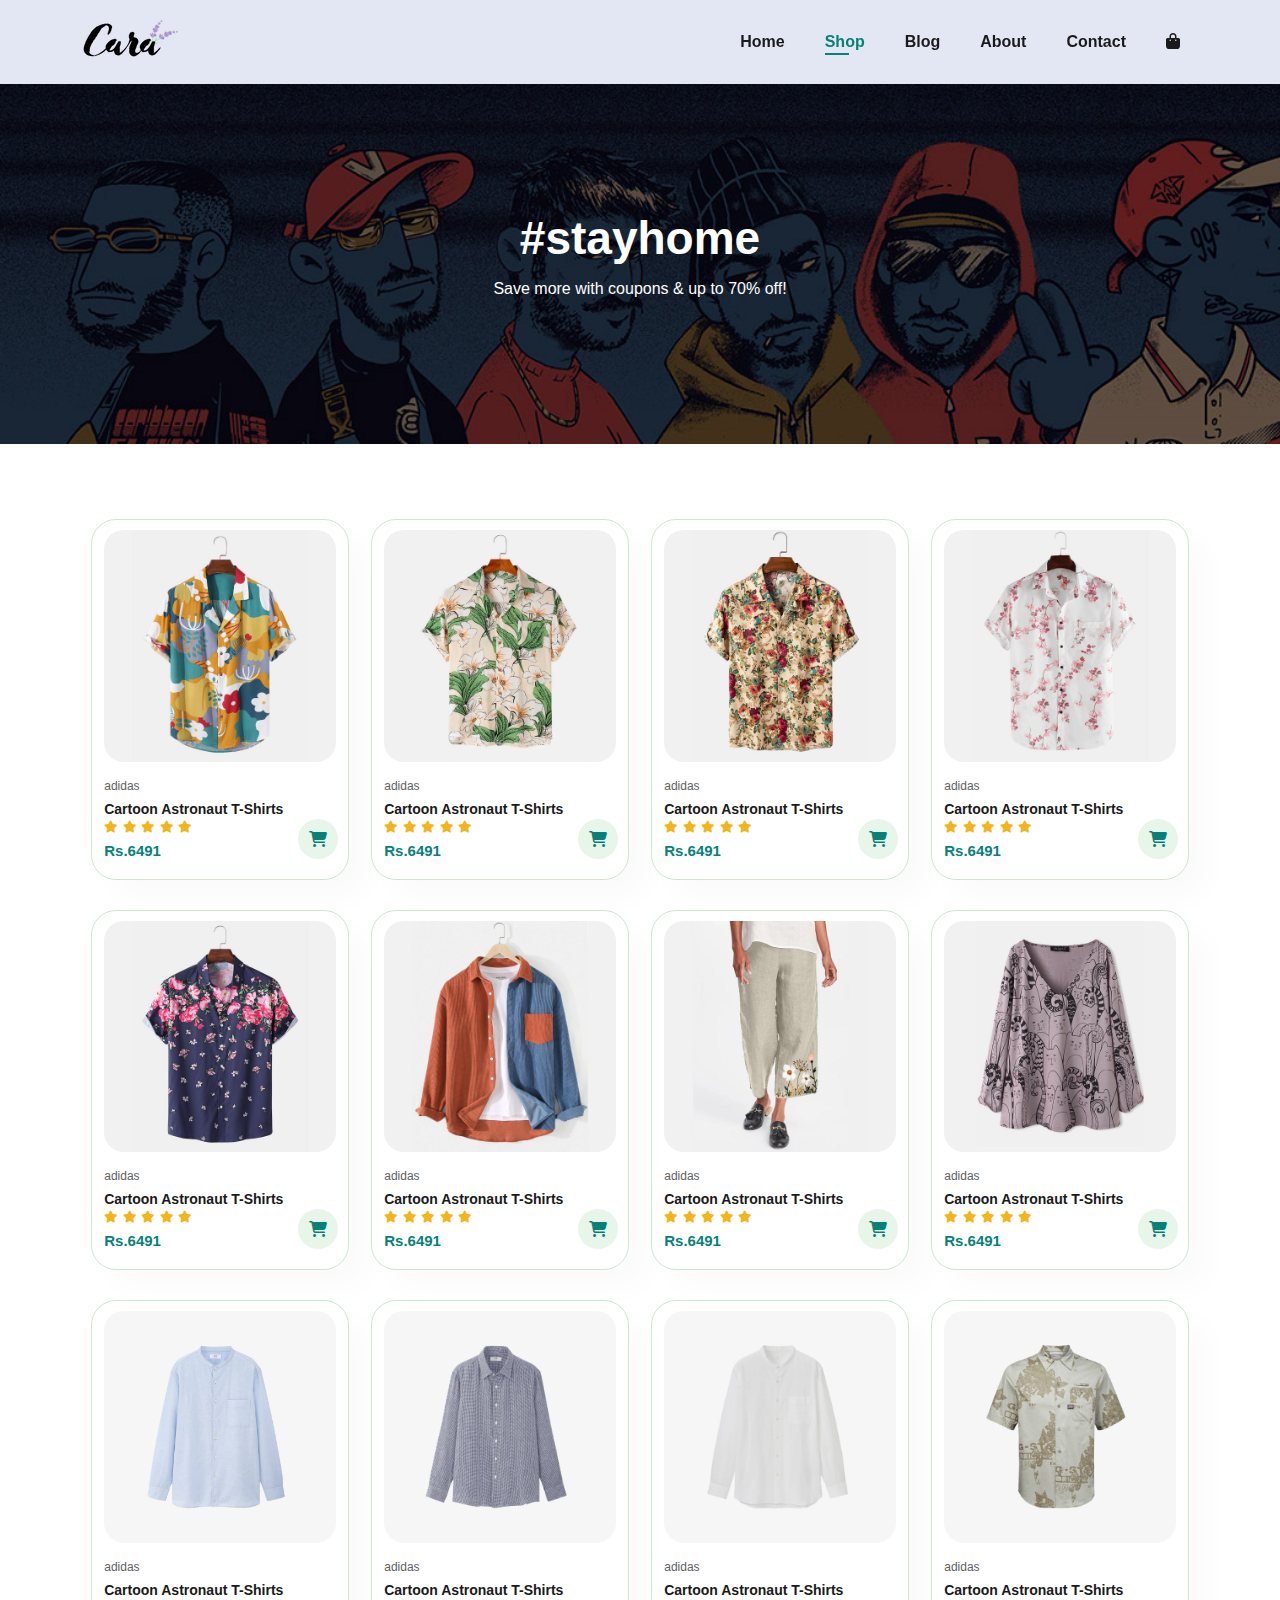
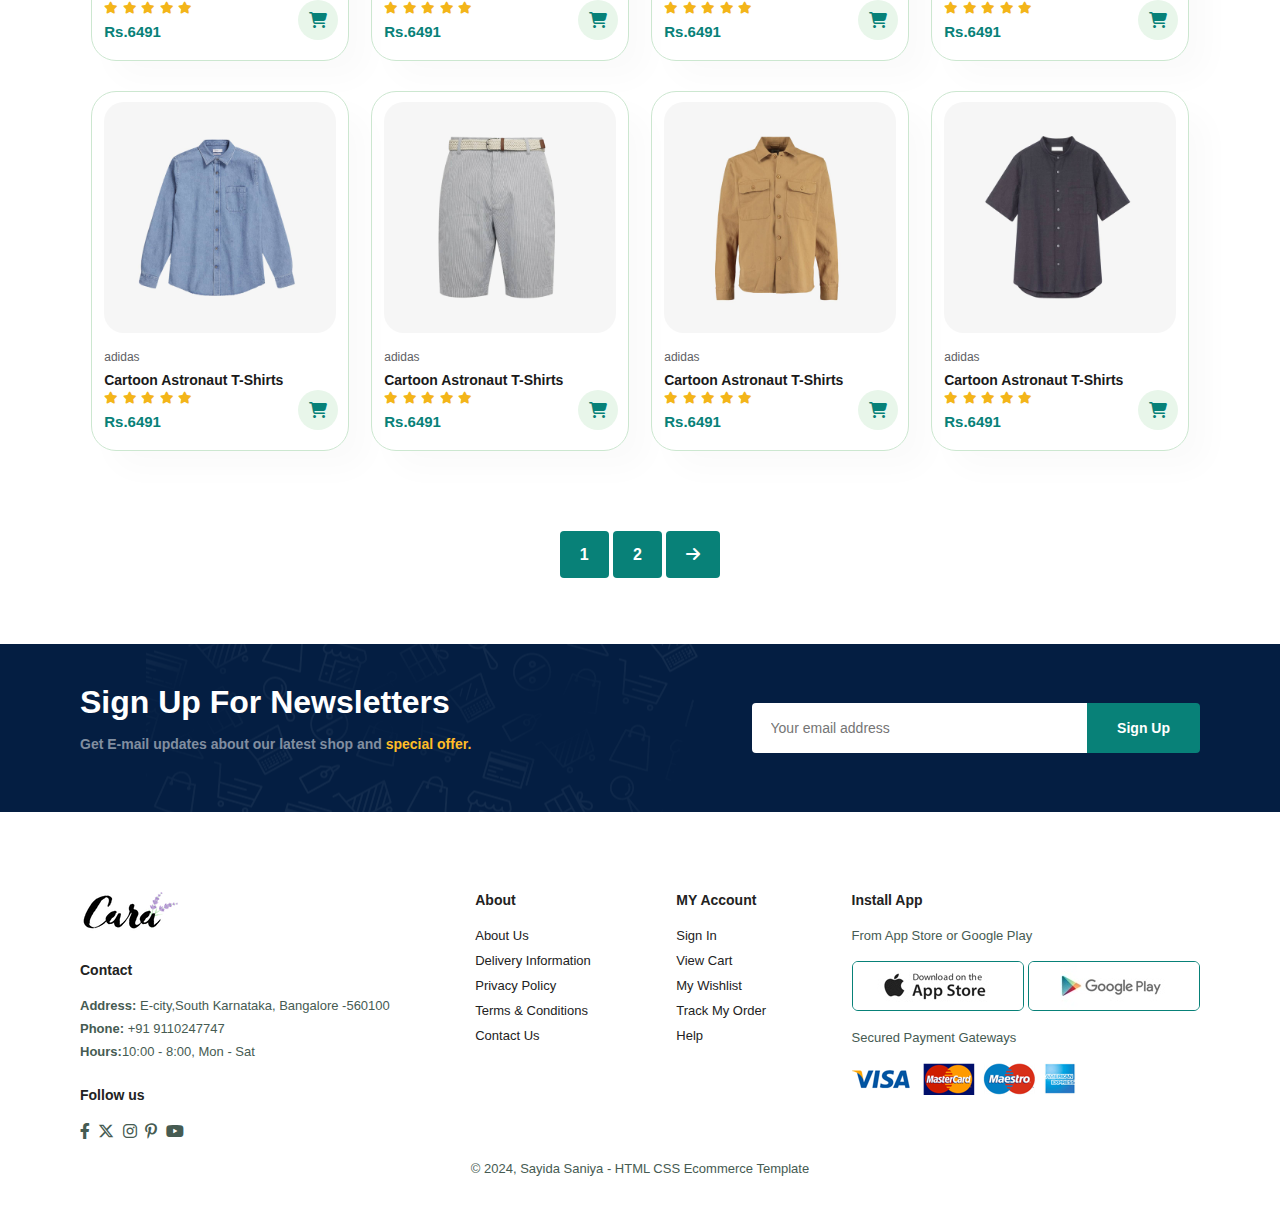
<file: shop.html>
<!DOCTYPE html>
<html lang="en">
<head>
    <meta charset="UTF-8">
    <meta name="viewport" content="width=device-width, initial-scale=1.0">
    <title>Shope-With-Us</title>
    <link rel="stylesheet" href="style.css">
    <link rel="stylesheet" href="/assets/fontawesome/css/fontawesome.css">
    <link rel="stylesheet" href="/assets/fontawesome/css/brands.css">
    <link rel="stylesheet" href="/assets/fontawesome/css/solid.css">
</head>
<body>
    <section id="header">
        <a href="#"><img class="logo" src="/images/logo.png" alt="logo"></a>
        <div id="navbar">
                <li><a href="index.html">Home</a></li>
                <li><a class="active" href="shop.html">Shop</a></li>
                <li><a href="blog.html">Blog</a></li>
                <li><a href="about.html">About</a></li>
                <li><a href="contact.html">Contact</a></li>
                <li id="lg-bag"><a href="cart.html"><i class="fa-solid fa-bag-shopping"></i></a></li>
                <a href="#" id="close"><i class="fa-solid fa-xmark"></i></a>
        </div>
        <div id="mobile">
            <a href=""><i class="fa-solid fa-bag-shopping"></i></a>
            <i id="bar" class="fa-solid fa-bars"></i>
        </div>
    </section>
    <section id="page-header">
        <h2>#stayhome</h2>
        <p>Save more with coupons & up to 70% off!</p>
       
    </section>
    <section id="product1" class="section-p1">
        
        <div class="pro-container">
            <div class="pro" onclick="window.location.href='sproduct.html' ">
                <img src="/images/products/f1.jpg" alt="product1">
                <div class="des">
                    <span>adidas</span>
                    <h5>Cartoon Astronaut T-Shirts</h5>
                    <div class="star">
                        <i class="fa-solid fa-star"></i>
                        <i class="fa-solid fa-star"></i>
                        <i class="fa-solid fa-star"></i>
                        <i class="fa-solid fa-star"></i>
                        <i class="fa-solid fa-star"></i>
                       
                    </div>
                    <h4>Rs.6491</h4>
                </div>
                <a href="#"><i class="fa-solid fa-cart-shopping cart"></i></a>
            </div>
            <div class="pro" onclick="window.location.href='sproduct.html' ">
                <img src="/images/products/f2.jpg" alt="product1">
                <div class="des">
                    <span>adidas</span>
                    <h5>Cartoon Astronaut T-Shirts</h5>
                    <div class="star">
                        <i class="fa-solid fa-star"></i>
                        <i class="fa-solid fa-star"></i>
                        <i class="fa-solid fa-star"></i>
                        <i class="fa-solid fa-star"></i>
                        <i class="fa-solid fa-star"></i>
                       
                    </div>
                    <h4>Rs.6491</h4>
                </div>
                <a href="#"><i class="fa-solid fa-cart-shopping cart"></i></a>
            </div>
            <div class="pro" onclick="window.location.href='sproduct.html' ">
                <img src="/images/products/f3.jpg" alt="product1">
                <div class="des">
                    <span>adidas</span>
                    <h5>Cartoon Astronaut T-Shirts</h5>
                    <div class="star">
                        <i class="fa-solid fa-star"></i>
                        <i class="fa-solid fa-star"></i>
                        <i class="fa-solid fa-star"></i>
                        <i class="fa-solid fa-star"></i>
                        <i class="fa-solid fa-star"></i>
                       
                    </div>
                    <h4>Rs.6491</h4>
                </div>
                <a href="#"><i class="fa-solid fa-cart-shopping cart"></i></a>
            </div>
            <div class="pro" onclick="window.location.href='sproduct.html' ">
                <img src="/images/products/f4.jpg" alt="product1">
                <div class="des">
                    <span>adidas</span>
                    <h5>Cartoon Astronaut T-Shirts</h5>
                    <div class="star">
                        <i class="fa-solid fa-star"></i>
                        <i class="fa-solid fa-star"></i>
                        <i class="fa-solid fa-star"></i>
                        <i class="fa-solid fa-star"></i>
                        <i class="fa-solid fa-star"></i>
                       
                    </div>
                    <h4>Rs.6491</h4>
                </div>
                <a href="#"><i class="fa-solid fa-cart-shopping cart"></i></a>
            </div>
            <div class="pro" onclick="window.location.href='sproduct.html' ">
                <img src="/images/products/f5.jpg" alt="product1">
                <div class="des">
                    <span>adidas</span>
                    <h5>Cartoon Astronaut T-Shirts</h5>
                    <div class="star">
                        <i class="fa-solid fa-star"></i>
                        <i class="fa-solid fa-star"></i>
                        <i class="fa-solid fa-star"></i>
                        <i class="fa-solid fa-star"></i>
                        <i class="fa-solid fa-star"></i>
                       
                    </div>
                    <h4>Rs.6491</h4>
                </div>
                <a href="#"><i class="fa-solid fa-cart-shopping cart"></i></a>
            </div>
            <div class="pro" onclick="window.location.href='sproduct.html' ">
                <img src="/images/products/f6.jpg" alt="product1">
                <div class="des">
                    <span>adidas</span>
                    <h5>Cartoon Astronaut T-Shirts</h5>
                    <div class="star">
                        <i class="fa-solid fa-star"></i>
                        <i class="fa-solid fa-star"></i>
                        <i class="fa-solid fa-star"></i>
                        <i class="fa-solid fa-star"></i>
                        <i class="fa-solid fa-star"></i>
                       
                    </div>
                    <h4>Rs.6491</h4>
                </div>
                <a href="#"><i class="fa-solid fa-cart-shopping cart"></i></a>
            </div>
            <div class="pro" onclick="window.location.href='sproduct.html' ">
                <img src="/images/products/f7.jpg" alt="product1">
                <div class="des">
                    <span>adidas</span>
                    <h5>Cartoon Astronaut T-Shirts</h5>
                    <div class="star">
                        <i class="fa-solid fa-star"></i>
                        <i class="fa-solid fa-star"></i>
                        <i class="fa-solid fa-star"></i>
                        <i class="fa-solid fa-star"></i>
                        <i class="fa-solid fa-star"></i>
                       
                    </div>
                    <h4>Rs.6491</h4>
                </div>
                <a href="#"><i class="fa-solid fa-cart-shopping cart"></i></a>
            </div>
            <div class="pro" onclick="window.location.href='sproduct.html' ">
                <img src="/images/products/f8.jpg" alt="product1">
                <div class="des">
                    <span>adidas</span>
                    <h5>Cartoon Astronaut T-Shirts</h5>
                    <div class="star">
                        <i class="fa-solid fa-star"></i>
                        <i class="fa-solid fa-star"></i>
                        <i class="fa-solid fa-star"></i>
                        <i class="fa-solid fa-star"></i>
                        <i class="fa-solid fa-star"></i>   
                    </div>
                    <h4>Rs.6491</h4>
                </div>
                <a href="#"><i class="fa-solid fa-cart-shopping cart"></i></a>
            </div>
       
            <div class="pro" onclick="window.location.href='sproduct.html' ">
                <img src="/images/products/n1.jpg" alt="product1">
                <div class="des">
                    <span>adidas</span>
                    <h5>Cartoon Astronaut T-Shirts</h5>
                    <div class="star">
                        <i class="fa-solid fa-star"></i>
                        <i class="fa-solid fa-star"></i>
                        <i class="fa-solid fa-star"></i>
                        <i class="fa-solid fa-star"></i>
                        <i class="fa-solid fa-star"></i>
                       
                    </div>
                    <h4>Rs.6491</h4>
                </div>
                <a href="#"><i class="fa-solid fa-cart-shopping cart"></i></a>
            </div>
            <div class="pro" onclick="window.location.href='sproduct.html' ">
                <img src="/images/products/n2.jpg" alt="product1">
                <div class="des">
                    <span>adidas</span>
                    <h5>Cartoon Astronaut T-Shirts</h5>
                    <div class="star">
                        <i class="fa-solid fa-star"></i>
                        <i class="fa-solid fa-star"></i>
                        <i class="fa-solid fa-star"></i>
                        <i class="fa-solid fa-star"></i>
                        <i class="fa-solid fa-star"></i>
                       
                    </div>
                    <h4>Rs.6491</h4>
                </div>
                <a href="#"><i class="fa-solid fa-cart-shopping cart"></i></a>
            </div>
            <div class="pro" onclick="window.location.href='sproduct.html' ">
                <img src="/images/products/n3.jpg" alt="product1">
                <div class="des">
                    <span>adidas</span>
                    <h5>Cartoon Astronaut T-Shirts</h5>
                    <div class="star">
                        <i class="fa-solid fa-star"></i>
                        <i class="fa-solid fa-star"></i>
                        <i class="fa-solid fa-star"></i>
                        <i class="fa-solid fa-star"></i>
                        <i class="fa-solid fa-star"></i>
                       
                    </div>
                    <h4>Rs.6491</h4>
                </div>
                <a href="#"><i class="fa-solid fa-cart-shopping cart"></i></a>
            </div>
            <div class="pro" onclick="window.location.href='sproduct.html' ">
                <img src="/images/products/n4.jpg" alt="product1">
                <div class="des">
                    <span>adidas</span>
                    <h5>Cartoon Astronaut T-Shirts</h5>
                    <div class="star">
                        <i class="fa-solid fa-star"></i>
                        <i class="fa-solid fa-star"></i>
                        <i class="fa-solid fa-star"></i>
                        <i class="fa-solid fa-star"></i>
                        <i class="fa-solid fa-star"></i>
                       
                    </div>
                    <h4>Rs.6491</h4>
                </div>
                <a href="#"><i class="fa-solid fa-cart-shopping cart"></i></a>
            </div>
            <div class="pro" onclick="window.location.href='sproduct.html' ">
                <img src="/images/products/n5.jpg" alt="product1">
                <div class="des">
                    <span>adidas</span>
                    <h5>Cartoon Astronaut T-Shirts</h5>
                    <div class="star">
                        <i class="fa-solid fa-star"></i>
                        <i class="fa-solid fa-star"></i>
                        <i class="fa-solid fa-star"></i>
                        <i class="fa-solid fa-star"></i>
                        <i class="fa-solid fa-star"></i>
                       
                    </div>
                    <h4>Rs.6491</h4>
                </div>
                <a href="#"><i class="fa-solid fa-cart-shopping cart"></i></a>
            </div>
            <div class="pro" onclick="window.location.href='sproduct.html' ">
                <img src="/images/products/n6.jpg" alt="product1">
                <div class="des">
                    <span>adidas</span>
                    <h5>Cartoon Astronaut T-Shirts</h5>
                    <div class="star">
                        <i class="fa-solid fa-star"></i>
                        <i class="fa-solid fa-star"></i>
                        <i class="fa-solid fa-star"></i>
                        <i class="fa-solid fa-star"></i>
                        <i class="fa-solid fa-star"></i>
                       
                    </div>
                    <h4>Rs.6491</h4>
                </div>
                <a href="#"><i class="fa-solid fa-cart-shopping cart"></i></a>
            </div>
            <div class="pro" onclick="window.location.href='sproduct.html' ">
                <img src="/images/products/n7.jpg" alt="product1">
                <div class="des">
                    <span>adidas</span>
                    <h5>Cartoon Astronaut T-Shirts</h5>
                    <div class="star">
                        <i class="fa-solid fa-star"></i>
                        <i class="fa-solid fa-star"></i>
                        <i class="fa-solid fa-star"></i>
                        <i class="fa-solid fa-star"></i>
                        <i class="fa-solid fa-star"></i>
                       
                    </div>
                    <h4>Rs.6491</h4>
                </div>
                <a href="#"><i class="fa-solid fa-cart-shopping cart"></i></a>
            </div>
            <div class="pro" onclick="window.location.href='sproduct.html' ">
                <img src="/images/products/n8.jpg" alt="product1">
                <div class="des">
                    <span>adidas</span>
                    <h5>Cartoon Astronaut T-Shirts</h5>
                    <div class="star">
                        <i class="fa-solid fa-star"></i>
                        <i class="fa-solid fa-star"></i>
                        <i class="fa-solid fa-star"></i>
                        <i class="fa-solid fa-star"></i>
                        <i class="fa-solid fa-star"></i>   
                    </div>
                    <h4>Rs.6491</h4>
                </div>
                <a href="#"><i class="fa-solid fa-cart-shopping cart"></i></a>
            </div>
        </div>
    </section>

    <section id="pagination" class="section-p1">
        <a href="#">1</a>
        <a href="#">2</a>
        <a href="#"><i class="fa-solid fa-arrow-right"></i></a>
    </section>
    <section id="newsletter" class="section-p1 section-m1">
        <div class="newstext">
            <h4>Sign Up For Newsletters</h4>
            <p>Get E-mail updates about our latest shop and <span>special offer.</span></p>
        </div>
        <div class="form">
            <input type="text" placeholder="Your email address">
            <button class="normal">Sign Up</button>
        </div>
    </section>
    <footer class="section-p1">
        <div class="col">
            <img class="logo" src="/images/logo.png" alt="logo">
            <h4>Contact</h4>
            <p><strong>Address:</strong> E-city,South Karnataka, Bangalore -560100</p>
            <p><strong>Phone:</strong> +91 9110247747</p>
            <p><strong>Hours:</strong>10:00 - 8:00, Mon - Sat</p>
            <div class="follow">
                <h4>Follow us</h4>
                <div class="icon">
                    <i class="fa-brands fa-facebook-f"></i>
                    <i class="fa-brands fa-x-twitter"></i>
                    <i class="fa-brands fa-instagram"></i>
                    <i class="fa-brands fa-pinterest-p"></i>
                    <i class="fa-brands fa-youtube"></i>
                </div>
            </div>
        </div>
        <div class="col">
            <h4>About</h4>
            <a href="#">About Us</a>
            <a href="#">Delivery Information</a>
            <a href="#">Privacy Policy</a>
            <a href="#">Terms & Conditions</a>
            <a href="#">Contact Us</a>
        </div>
        <div class="col">
            <h4>MY Account</h4>
            <a href="#">Sign In</a>
            <a href="#">View Cart</a>
            <a href="#">My Wishlist</a>
            <a href="#">Track My Order</a>
            <a href="#">Help</a>
        </div>
        <div class="col install">
            <h4>Install App</h4>
            <p>From App Store or Google Play</p>
            <div class="row">
                <img src="/images/pay/app.jpg" alt="app">
                <img src="/images/pay/play.jpg" alt="pay">
            </div>
            <p>Secured Payment Gateways</p>
            <img src="/images/pay/pay.png" alt="">
        </div>
        <div class="copyright">
            <p>&#169; 2024, Sayida Saniya - HTML CSS Ecommerce Template  </p>
        </div>
    </footer>
    <script src="script.js"></script>
</body>
</html>
</file>
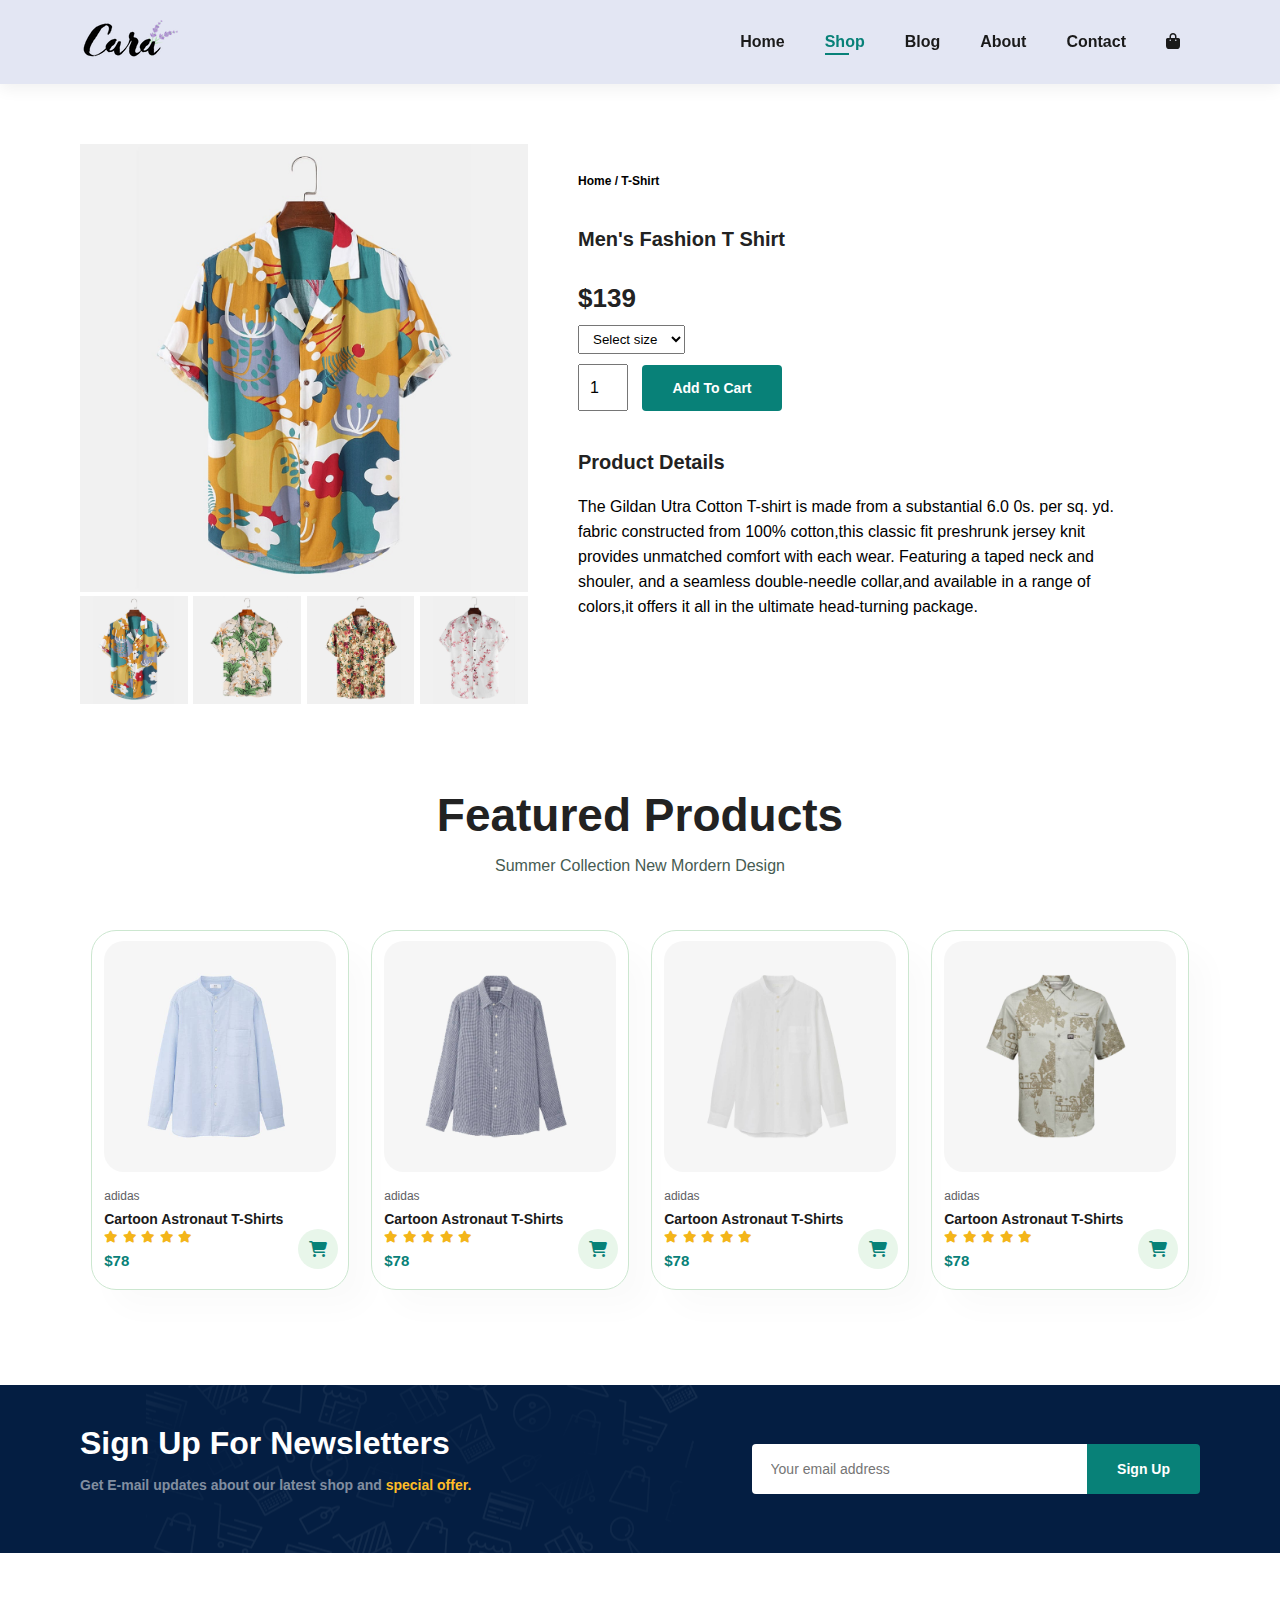
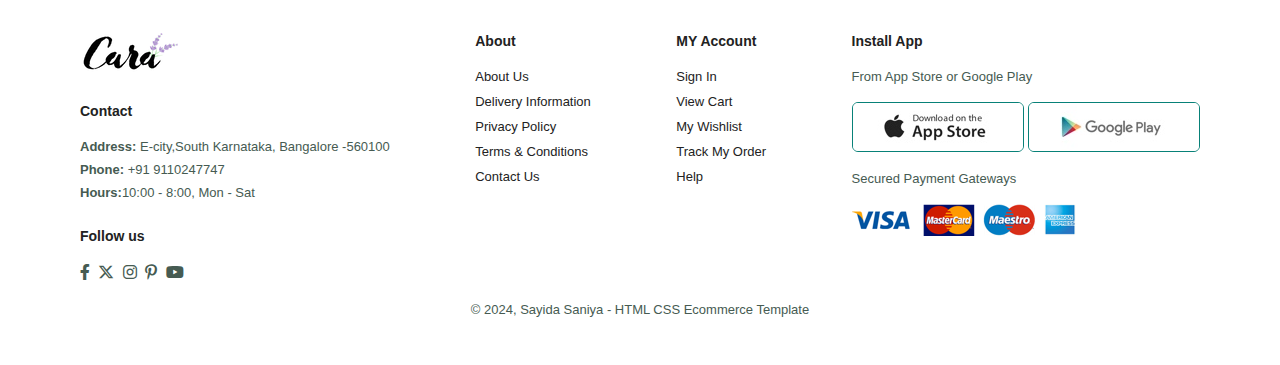
<file: sproduct.html>
<!DOCTYPE html>
<html lang="en">
<head>
    <meta charset="UTF-8">
    <meta name="viewport" content="width=device-width, initial-scale=1.0">
    <title>Shope-With-Us</title>
    <link rel="stylesheet" href="style.css">
    <link rel="stylesheet" href="/assets/fontawesome/css/fontawesome.css">
    <link rel="stylesheet" href="/assets/fontawesome/css/brands.css">
    <link rel="stylesheet" href="/assets/fontawesome/css/solid.css">
</head>
<body>
    <section id="header">
        <a href="#"><img class="logo" src="/images/logo.png" alt="logo"></a>
        <div id="navbar">
                <li><a href="index.html">Home</a></li>
                <li><a class="active" href="shop.html">Shop</a></li>
                <li><a href="blog.html">Blog</a></li>
                <li><a href="about.html">About</a></li>
                <li><a href="contact.html">Contact</a></li>
                <li id="lg-bag"><a href="cart.html"><i class="fa-solid fa-bag-shopping"></i></a></li>
                <a href="#" id="close"><i class="fa-solid fa-xmark"></i></a>
        </div>
        <div id="mobile">
            <a href=""><i class="fa-solid fa-bag-shopping"></i></a>
            <i id="bar" class="fa-solid fa-bars"></i>
        </div>
    </section>
   
    <section id="prodetails" class="section-p1">
        <div class="single-pro-image">
            <img src="/images/products/f1.jpg" width="100%" id="MainImg" alt="proImgae">
            <div class="small-img-group">
                <div class="small-img-col">
                    <img src="/images/products/f1.jpg" width="100%" class="small-img" alt="smallimg">
                </div>
                <div class="small-img-col">
                    <img src="/images/products/f2.jpg" width="100%" class="small-img" alt="smallimg">
                </div>
                <div class="small-img-col">
                    <img src="/images/products/f3.jpg" width="100%" class="small-img" alt="smallimg">
                </div>
                <div class="small-img-col">
                    <img src="/images/products/f4.jpg" width="100%" class="small-img" alt="smallimg">
                </div>

            </div>
        </div>
        <div class="single-pro-details">
            <h6>Home / T-Shirt</h6>
            <h4>Men's Fashion T Shirt</h4>
            <h2>$139</h2>
            <select>
                <option>Select size</option>
                <option>XL</option>
                <option>XXL</option>
                <option>Small</option>
                <option>Large</option>
            </select>
            <input type="number" value="1">
            <button class="normal">Add To Cart</button>
            <h4>Product Details</h4>
            <span>
                The Gildan Utra Cotton T-shirt is made from a substantial 6.0 0s. per sq. yd. fabric constructed
                from 100% cotton,this classic fit preshrunk jersey knit provides unmatched comfort with each wear.
                Featuring a taped neck and shouler, and a seamless double-needle collar,and available in a range 
                of colors,it offers it all in the ultimate head-turning package.
            </span>
        </div>
    </section>
    <section id="product1" class="section-p1">
        <h2>Featured Products</h2>
        <p>Summer Collection New Mordern Design</p>
        <div class="pro-container">
            <div class="pro">
                <img src="/images/products/n1.jpg" alt="product1">
                <div class="des">
                    <span>adidas</span>
                    <h5>Cartoon Astronaut T-Shirts</h5>
                    <div class="star">
                        <i class="fa-solid fa-star"></i>
                        <i class="fa-solid fa-star"></i>
                        <i class="fa-solid fa-star"></i>
                        <i class="fa-solid fa-star"></i>
                        <i class="fa-solid fa-star"></i>
                       
                    </div>
                    <h4>$78</h4>
                </div>
                <a href="#"><i class="fa-solid fa-cart-shopping cart"></i></a>
            </div>
            <div class="pro">
                <img src="/images/products/n2.jpg" alt="product1">
                <div class="des">
                    <span>adidas</span>
                    <h5>Cartoon Astronaut T-Shirts</h5>
                    <div class="star">
                        <i class="fa-solid fa-star"></i>
                        <i class="fa-solid fa-star"></i>
                        <i class="fa-solid fa-star"></i>
                        <i class="fa-solid fa-star"></i>
                        <i class="fa-solid fa-star"></i>
                       
                    </div>
                    <h4>$78</h4>
                </div>
                <a href="#"><i class="fa-solid fa-cart-shopping cart"></i></a>
            </div>
            <div class="pro">
                <img src="/images/products/n3.jpg" alt="product1">
                <div class="des">
                    <span>adidas</span>
                    <h5>Cartoon Astronaut T-Shirts</h5>
                    <div class="star">
                        <i class="fa-solid fa-star"></i>
                        <i class="fa-solid fa-star"></i>
                        <i class="fa-solid fa-star"></i>
                        <i class="fa-solid fa-star"></i>
                        <i class="fa-solid fa-star"></i>
                       
                    </div>
                    <h4>$78</h4>
                </div>
                <a href="#"><i class="fa-solid fa-cart-shopping cart"></i></a>
            </div>
            <div class="pro">
                <img src="/images/products/n4.jpg" alt="product1">
                <div class="des">
                    <span>adidas</span>
                    <h5>Cartoon Astronaut T-Shirts</h5>
                    <div class="star">
                        <i class="fa-solid fa-star"></i>
                        <i class="fa-solid fa-star"></i>
                        <i class="fa-solid fa-star"></i>
                        <i class="fa-solid fa-star"></i>
                        <i class="fa-solid fa-star"></i>
                       
                    </div>
                    <h4>$78</h4>
                </div>
                <a href="#"><i class="fa-solid fa-cart-shopping cart"></i></a>
            </div>
           
        </div>
    </section>
    <section id="newsletter" class="section-p1 section-m1">
        <div class="newstext">
            <h4>Sign Up For Newsletters</h4>
            <p>Get E-mail updates about our latest shop and <span>special offer.</span></p>
        </div>
        <div class="form">
            <input type="text" placeholder="Your email address">
            <button class="normal">Sign Up</button>
        </div>
    </section>
    <footer class="section-p1">
        <div class="col">
            <img class="logo" src="/images/logo.png" alt="logo">
            <h4>Contact</h4>
            <p><strong>Address:</strong> E-city,South Karnataka, Bangalore -560100</p>
            <p><strong>Phone:</strong> +91 9110247747</p>
            <p><strong>Hours:</strong>10:00 - 8:00, Mon - Sat</p>
            <div class="follow">
                <h4>Follow us</h4>
                <div class="icon">
                    <i class="fa-brands fa-facebook-f"></i>
                    <i class="fa-brands fa-x-twitter"></i>
                    <i class="fa-brands fa-instagram"></i>
                    <i class="fa-brands fa-pinterest-p"></i>
                    <i class="fa-brands fa-youtube"></i>
                </div>
            </div>
        </div>
        <div class="col">
            <h4>About</h4>
            <a href="#">About Us</a>
            <a href="#">Delivery Information</a>
            <a href="#">Privacy Policy</a>
            <a href="#">Terms & Conditions</a>
            <a href="#">Contact Us</a>
        </div>
        <div class="col">
            <h4>MY Account</h4>
            <a href="#">Sign In</a>
            <a href="#">View Cart</a>
            <a href="#">My Wishlist</a>
            <a href="#">Track My Order</a>
            <a href="#">Help</a>
        </div>
        <div class="col install">
            <h4>Install App</h4>
            <p>From App Store or Google Play</p>
            <div class="row">
                <img src="/images/pay/app.jpg" alt="app">
                <img src="/images/pay/play.jpg" alt="pay">
            </div>
            <p>Secured Payment Gateways</p>
            <img src="/images/pay/pay.png" alt="">
        </div>
        <div class="copyright">
            <p>&#169; 2024, Sayida Saniya - HTML CSS Ecommerce Template  </p>
        </div>
    </footer>
    <script>
        let MainImg = document.getElementById("MainImg");
        let smallimg = document.getElementsByClassName("small-img");

        smallimg[0].onclick=fun=()=>{
            MainImg.src=smallimg[0].src;
        }
        smallimg[1].onclick=fun=()=>{
            MainImg.src=smallimg[1].src;
        }
        smallimg[2].onclick=fun=()=>{
            MainImg.src=smallimg[2].src;
        }
        smallimg[3].onclick=fun=()=>{
            MainImg.src=smallimg[3].src;
        }
    </script>
    <script src="script.js"></script>
</body>
</html>
</file>
<file: style.css>
@import url('https://fonts.googleapis.com/css2?family=Assistant:wght@200;300;500&family=Bad+Script&family=Jura:wght@300&family=League+Spartan:wght@200;900&family=Nanum+Gothic&family=Roboto:wght@400;500;700&family=Source+Code+Pro:wght@200&display=swap');
*{
    margin: 0;
    padding: 0;
    box-sizing: border-box;
    /* font-family: 'League Spartan', sans-serif; */
    font-family: sans-serif;
}
h1{
    font-size: 50px;
    line-height: 64px;
    color: #222;
}
h2{
    font-size: 46px;
    line-height: 54px;
    color: #222;
}
h4{
    font-size: 20px;
    color: #222;
}
h6{
    font-weight: 700;
    font-size: 12px;
}
p{
    font-size: 16px;
    color: #465b52;
    margin: 15px 0 20px 0;
}
.section-p1{
    padding: 40px 80px;
}
.section-m1{
    margin: 40px 0;
}
button.normal{
font-size: 14px;
font-weight: 600;
padding: 15px 30px;
color: black;
background-color: white;
border-radius: 4px;
cursor: pointer;
border: none;
outline: none;
transition: 0.2s ease;
}
button.white{
font-size: 13px;
font-weight: 600;
padding: 11px 18px;
color: white;
background-color: transparent;
cursor: pointer;
border: 1px solid white;
outline: none;
transition: 0.2s ease;
}
body{
    width: 100%;
}
#header{
    display: flex;
    align-items: center;
    justify-content: space-between;
    padding: 20px 80px;
    background-color: #E3E6F3;
    box-shadow: 0 5px 15px rgb(0, 0, 0,0.06);
    z-index: 999;
    position: sticky;
    top:0;
    left: 0;
}
#navbar{
   display: flex;
   align-items: center;
   justify-content: center;
}
#navbar li{
    list-style: none;
    padding: 0 20px;
    position: relative;
}

#navbar li a{
    text-decoration: none;
    font-size: 16px;
    font-weight: 600;
    color: #1a1a1a;
    transition: 0.3s ease;
}
#navbar li a:hover,
#navbar li a.active{
    color: #088178;

}
#mobile{
    display: none;
    align-items: center;
}
#close{
    display: none;
}
#navbar li a.active::after,
#navbar li a:hover::after{
    content:"";
    width: 30%;
    height: 2px;
    background-color:#088178;
    position: absolute;
    bottom: -4px;
    left: 20px;
}
#hero{
    background-image: url("/images/hero4.png");
    height: 90vh;
    width: 100%;
    background-size: cover;
    background-position: top 25% right 0%;
    padding: 0 80px;
    display: flex;
    flex-direction: column;
    align-items: flex-start;
    justify-content: center;
}
#hero h4{
    padding-bottom: 15px;
}
#hero h1{
    color: #088178;
}
#hero button{
    background-image: url("images/button.png");
    background-color: transparent;
    color: #088178;
    border: 0;
    padding: 14px 80px 14px 65px;
    background-repeat: no-repeat;
    cursor: pointer;
    font-weight: 700;
    font-size: 15px;
}
#feature{
    display: flex;
    align-items: center;
    justify-content: space-around;
    flex-wrap: wrap;
}
#feature .fe-box{
    width: 180px;
    text-align: center;
    padding: 25px 15px;
    box-shadow: 20px 20px 34px rgba(0, 0, 0, 0.03);
    border: 1px solid #cce7d0;
    border-radius: 4px;
    margin: 15px 0;
}
#feature .fe-box:hover{
    box-shadow: 10px 10px 54px rgba(70, 62, 221, 0.1);
}
#feature .fe-box img{
    width: 100%;
    margin-bottom: 10px;
}
#feature .fe-box h6{
    display: inline-block;
    padding: 9px 8px 6px 8px;
    line-height: 1;
    border-radius: 4px;
    color: #088178;
    background-color: #fddde4;
}
#feature .fe-box:nth-child(2) h6{
    background-color: #cdebbc;
}
#feature .fe-box:nth-child(3) h6{
    background-color: #d1e8f2;
}
#feature .fe-box:nth-child(4) h6{
    background-color: #cdd4f8;
}
#feature .fe-box:nth-child(5) h6{
    background-color: #f6dbf6;
}
#feature .fe-box:nth-child(6) h6{
    background-color: #fff2e5;
}
#product1{
    text-align:center;
}
#product1 .pro-container{
    display: flex;
    justify-content: space-around;
    padding-top: 20px;
    flex-wrap: wrap;
}
#product1 .pro{
    width: 23%;
    min-width: 250px;
    padding: 10px 12px;
    border: 1px solid #cce7d0;
    border-radius: 25px;
    cursor: pointer;
    box-shadow: 20px 20px 30px rgba(0, 0, 0, 0.02);
    margin: 15px 0;
    transition: 0.2s ease;
    position: relative;
}
#product1 .pro:hover{
    box-shadow: 20px 20px 30px rgba(0, 0, 0, 0.06);

}
#product1 .pro .des{
    text-align: start;
    padding: 10px 0;
}
#product1 .pro .des span{
    color: #606063;
    font-size: 12px;
}
#product1 .pro .des h5{
    padding-top: 7px;
    color: #1a1a1a;
    font-size: 14px;
}
#product1 .pro .des i{
    font-size: 12px;
    color: rgb(243, 181, 25);
}
#product1 .pro .des h4{
    padding-top:7px;
    font-size: 15px;
    font-weight: 700;
    color: #088178;
}
#product1 .pro img{
    width: 100%;
    border-radius: 20px;
}
#product1 .pro .cart{
    width: 40px;
    height: 40px;
    line-height: 40px;
    border-radius: 50px;
    background-color: #e8f6ea;
    font-weight: 500;
    color: #088178;
    border-color: 1px solid #cce7d0;
    position: absolute;
    bottom: 20px;
    right: 10px;
}
#banner{
    display: flex;
    flex-direction: column;
    justify-content: center;
    align-items: center;
    text-align: center;
    background-image: url("/images/banner/b2.jpg");
    width: 100%;
    height: 40vh;
    background-size: cover;
    background-repeat: no-repeat;
    background-position: center;
}
#banner h4{
    color: #fff;
    font-size: 16px;
}
#banner h2{
    color: #fff;
    font-size: 30px;
    padding: 10px 0;
}
#banner h2 span{
    color: #ef3636;
}
#banner button:hover{
    background-color: #088178;
    color: white;

}
#sm-banner{
    display: flex;
    justify-content: space-around;
    flex-wrap: wrap;
}
#sm-banner .banner-box{
    display: flex;
    flex-direction: column;
    justify-content: center;
    align-items: flex-start;
    background-image: url("/images/banner/b17.jpg");
    min-width: 580px;
    height: 50vh;
    background-size: cover;
    background-repeat: no-repeat;
    background-position: center;
    padding: 30px;
}
#sm-banner .banner-box2{
    background-image: url("/images/banner/b10.jpg");
}
#sm-banner h4{
    color: white;
    font-size: 20px;
    font-weight: 300;
}
#sm-banner h2{
    color: white;
    font-size: 28px;
    font-weight: 800;
}
#sm-banner span{
    color: white;
    font-size: 14px;
    font-weight: 500;
    padding-bottom: 15px;
}
#sm-banner .banner-box:hover button{
background-color: #088178;
border: 1px solid #088178;
}
#banner3 .banner-box{
    display: flex;
    flex-direction: column;
    justify-content: center;
    align-items: flex-start;
    background-image: url("/images/banner/b7.jpg");
    min-width: 30%;
    height: 30vh;
    background-size: cover;
    background-repeat: no-repeat;
    background-position: center;
    padding: 20px;
    margin-bottom: 20px;
}
#banner3 .banner-box2{
    background-image: url("/images/banner/b4.jpg");
}
#banner3 .banner-box3{
    background-image: url("/images/banner/b18.jpg");
}
#banner3{
    display: flex;
    justify-content: space-between;
    flex-wrap: wrap;
    padding: 0 80px;
}
#banner3 h2{
    color: white;
    font-weight: 900;
    font-size: 22px;
}
#banner3 h3{
    color: #ec544e;
    font-weight: 800;
    font-size: 15px;
}
#newsletter{
    display: flex;
    justify-content: space-between;
    flex-wrap: wrap;
    align-items: center;
    background-image: url("/images/banner/b14.png");
    background-repeat: no-repeat;
    background-position: 20% 30%;
    background-color: #041e42;
}
#newsletter h4{
    font-size: 32px;
    font-weight: 700;
    color: white;
}
#newsletter p{
    font-size: 14px;
    font-weight: 600;
    color: #818ea0;
}
#newsletter p span{
    color: #ffbd27;
}
#newsletter input{
    height: 3.125rem;
    padding: 0 1.25em;
    font-size: 14px;
    width: 100%;
    border: 1px solid transparent;
    border-radius: 4px;
    outline: none;
    border-top-right-radius: 0;
    border-bottom-right-radius: 0;
}
#newsletter button{
    background-color: #088178;
    color: white;
    white-space: nowrap;
    border-top-left-radius: 0;
    border-bottom-left-radius: 0;

}
#newsletter .form{
    display: flex;
    width: 40%;
}
/* shope page*/
#page-header{
    background-image: url("/images/banner/b1.jpg");
    width: 100%;
    height: 40vh;
    background-size: cover;
    display: flex;
    justify-content: center;
    text-align: center;
    flex-direction: column;
    padding: 14px;
}
#page-header h2,#page-header p{
    color: white;
}
#pagination{
    text-align: center;
}
#pagination a{
    text-decoration: none;
    background-color: #088178;
    padding: 15px 20px;
    border-radius: 4px;
    color: white;
    font-weight: 600;
}
#pagination a i{
    font-size: 16px;
    font-weight: 600;
}
/*sproduct image*/
#prodetails{
    display: flex;
    margin-top: 20px;
}
#prodetails .single-pro-image{
    width: 40%;
    margin-right: 50px;
}
.small-img-group{
    display: flex;
    justify-content: space-between;
}
.small-img-col{
    flex-basis: 24%;
    cursor: pointer;
}
#prodetails .single-pro-details{
    width: 50%;
    padding-top: 30px;
}
#prodetails .single-pro-details h4{
    padding: 40px 0 20px 0;
}
#prodetails .single-pro-details h2{
    font-size: 26px;
}
#prodetails .single-pro-details select{
    display: block;
    padding: 5px 10px;
    margin-bottom: 10px;
}
#prodetails .single-pro-details input{
    width: 50px;
    height: 47px;
    padding-left: 10px;
    font-size: 16px;
    margin-right: 10px;
}
#prodetails .single-pro-details input:focus{
    outline: none;
}
#prodetails .single-pro-details button{
    background-color: #088178;
    color: white;
}
#prodetails .single-pro-details span{
    line-height: 25px;
}
/*Blog page*/
#page-header.blog-header{
    background-image: url("/images/banner/b19.jpg");
}
#blog{
    padding: 150px 150px 0 150px;
}
#blog .blog-box{
    display: flex;
    align-items: center;
    width: 100%;
    position: relative;
    padding-bottom: 90px;
}
#blog .blog-img{
    width: 50%;
    margin-right: 40px;
}
#blog img{
    width: 100%;
    height: 300px;
    object-fit: cover;
}
#blog .blog-details{
    width: 50%;
}
#blog .blog-details a{
    text-decoration: none;
    font-size: 11px;
    color: black;
    font-weight: 700;
    position: relative;
    transition: 0.3s ease;
}
#blog .blog-details a::after{
    content: "";
    width: 50px;
    height: 1px;
    background-color: black;
    position: absolute;
    top: 4px;
    right: -60px;
}
#blog .blog-details a:hover{
    color: #088178;
}
#blog .blog-details a:hover::after{
    background-color: #088178;
}
#blog .blog-box h1{
    position: absolute;
    top: -40px;
    left: 0px;
    font-size: 70px;
    font-weight: 700;
    color: #c9cbce;
    z-index: -9;
}
/* About Page */
#page-header.about-header{
background-image: url("/images/about/banner.png");
}
#about-head img{
    width: 50%;
    height: auto;
}
#about-head{
    display: flex;
    align-items: center;
}
#about-head div{
    padding-left: 40px;
}
#about-app{
    text-align: center;
}
#about-app .video {
    width: 70%;
    height: 100%;
    margin: 30px auto 0 auto;
}
#about-app .video video{
    width: 100%;
    height: 100%;
    border-radius: 20px;

}
/* contact page */
#contact-details{
    display: flex;
    align-items: center;
    justify-content: space-between;
}
#contact-details .details{
    width:40%;
}
#contact-details .details span,
#form-details form span
{
    font-size: 12px;
}
#contact-details .details h2,
#form-details form h2{
    font-size: 26px;
    line-height: 35px;
    padding: 20px 0;
}
#contact-details .details h3{
    font-size: 16px;
   padding-bottom: 15px;
}
#contact-details .details li{
    list-style: none;
    display: flex;
    padding: 10px 0;
}
#contact-details .details li i{
    font-size: 14px;
    padding-right: 22px;
}
#contact-details .details li p{
    margin: 0;
    font-size: 14px;
}
#contact-details .map{
    width: 55%;
    height: 400px;
}
#contact-details .map iframe{
    width: 100%;
    height: 100%;
}
#form-details{
    display: flex;
    justify-content: space-between;
    margin: 30px;
    padding: 80px;
    border: 1px solid #e1e1e1;
}
#form-details form{
    width: 65%;
    display: flex;
    flex-direction: column;
    align-items: flex-start;
}
#form-details form input,
#form-details form textarea{
    width: 100%;
    padding: 12px 15px;
    outline: none;
    margin-bottom: 20px;
    border: 1px solid #e1e1e1;
}
#form-details form button{
    background-color: #088178;
    color: white;
}
#form-details .people div{
    padding-bottom: 25px;
    display: flex;
    align-items: flex-start;
}
#form-details .people div img{
    width: 65px;
    height: 65px;
    object-fit: cover;
    margin-right: 15px;
}
#form-details .people div p{
    margin: 0;
    font-size: 13px;
    line-height: 25px;
}
#form-details .people div p span{
    display: block;
    font-size: 16px;
    font-weight: 600;
    color: black;
}
/* Cart Page */
#cart{
    overflow-x:auto;
}
#cart table{
    width: 100%;
    border-collapse: collapse;
    table-layout: fixed;
    white-space: nowrap;
}
#cart table img{
    width: 70px;
}
#cart table td:nth-child(1){
    width: 100px;
    text-align: center;
}
#cart table td:nth-child(2){
    width: 150px;
    align-items: center;
}
#cart table td:nth-child(3){
    width: 250px;
    align-items: center;
}
#cart table td:nth-child(4),
#cart table td:nth-child(5),
#cart table td:nth-child(6)
{
    width: 150px;
    align-items: center;
}
#cart table td:nth-child(5) input{
    width: 70px;
    padding: 10px 5px 10px 15px;
}
#cart table thead{
    border: 1px solid #e2e9e1;
    border-left: none;
    border-right: none;
}
#cart table thead td{
    font-weight: 700;
    text-transform: uppercase;
    font-size: 13px;
    padding: 18px 0;
}
#cart table tbody tr td{
    padding-top: 15px;
}
#cart table tbody td{
    font-size: 13px;
}
#cart-add{
    display: flex;
    flex-wrap: wrap;
    justify-content: space-between;

}
#coupon{
    width: 50%;
    margin-bottom: 30px;
}

#coupon h3,
#subtotal h3{
    padding-bottom: 15px;
}
#coupon input{
    padding: 10px 20px;
    outline: none;
    width: 60%;
    margin-right: 10px;
    border: 1px solid #e2e9e1;
}
#coupon button,
#subtotal button{
    background-color: #088178;
    color: white;
    padding: 12px 20px;
}
#subtotal{
    width: 50%;
    margin-bottom: 30px;
    border: 1px solid #e2e9e1;
    padding: 30px;
}
#subtotal table{
    border-collapse: collapse;
    width: 100%;
    margin-bottom: 20px;
}
#subtotal table td{
    width: 50%;
    border: 1px solid #e2e9e1;
    padding: 10px;
    font-size: 13px;
}

/* footer*/
footer{
    display: flex;
    flex-wrap: wrap;
    justify-content: space-between;
}
footer .col{
    display: flex;
    flex-direction: column;
   align-items: flex-start;
   margin-bottom: 20px;
}
footer .logo{
margin-bottom: 30px;
}
footer h4{
    font-size: 14px;
    padding-bottom: 20px;
}
footer p{
    font-size: 13px;
    margin: 0 0 8px 0;
}
footer a{
    font-size: 13px;
    text-decoration: none;
    color: #222;
    margin-bottom:10px;

} 
footer .follow{
    margin-top: 20px;
}
footer .follow i{
    color: #465b52;
    padding-right:4px;
    cursor: pointer;
}
footer .install .row img{
    border: 1px solid #088178;
    border-radius: 6px;
}
footer .install img{
    margin: 10px 0 15px 0;
}
footer .follow i:hover,
footer a:hover{
    color: #088178;

}
footer .copyright{
    width: 100%;
    text-align: center;
}
/*media query*/
@media (max-width:799px) {
    .section-p1{
        padding: 40px 40px;
    }
    #navbar {
        display: flex;
        flex-direction: column;
        align-items: flex-start;
        justify-content: flex-start;
        position: fixed;
        top: 0;
        right: -300px;
        height: 100vh;
        width: 300px;
        background-color: #E3E6F3;
        box-shadow: 0 40px 60px rgba(0, 0, 0, 0.1);
        padding: 80px 0 0 10px;
        transition: 0.3s ease;
    }
    #navbar.active{
        right: 0px;
    }
    #navbar li{
        margin-bottom: 25px;
    }
    #mobile{
        display: flex;
        align-items: center;
    }
    #mobile i{
        color: #1a1a1a;
        font-size: 24px;
        padding-left: 20px;
    }
    #close{
        display: initial;
        position: absolute;
        top: 30px;
        left: 30px;
        color: #222;
        font-size: 24px;
    }
    #lg-bag{
        display: none;
    }
    #hero {
        height: 70vh;
        padding: 0 80px;
       background-position: top 30% right 30%;
    }
    #feature {
        justify-content: center;
    }
    #feature .fe-box {
        margin: 15px 15px;
    }
    #product1 .pro-container {
        justify-content:center;
    }
    #product1 .pro {
        margin: 15px;
       
    }
    #banner {
        height: 20vh;
    }
    #sm-banner .banner-box {
       
        min-width: 100%;
        height: 30vh;

    }
    #banner3 {
        padding: 0 40px;
    }
    #banner3 .banner-box {
        width: 28%;
    }
    #newsletter {
       flex-direction: column;
    }
    #newsletter .form {
        width: 70%;
    }
    /* Contact Page */
    #form-details {
        padding: 40px;
       
    }
    #form-details form {
        width: 50%;
       
    }

}
@media (max-width:477px) {
    #header {
        padding: 10px 30px;
    } 
    #hero {
        padding: 0 20px;
        background-position: 55%;
    }
    h2 {
        font-size: 32px;
    }
    h1 {
        font-size: 38px;
    }
    .section-p1 {
        padding: 20px;
    }
    #feature {
        justify-content: space-between;
    }
    #feature .fe-box {
        width: 155px;
        margin: 0 0 15px 0;
    }
    #product1 .pro {
        width: 100%;
    }
    #banner {
        height: 40vh;
    }
    #sm-banner .banner-box2 {
       margin-top: 20px;
    }
    #banner3 {
        padding: 0 20px;
    }
    #banner3 .banner-box {
        width: 100%;
    }
    #newsletter .form{
        width: 100%;
    }
    #newsletter{
        padding: 40px 20px;
    }
    /* single product */
    #prodetails {
        display: flex;
        flex-direction: column;
    }
    #prodetails .single-pro-image {
        width: 100%;
        margin-right: 0px;
    }
    #prodetails .single-pro-details {
        width: 100%;
    }
    /* Blog page */
    #blog .blog-box {
        display: flex;
        flex-direction: column;
        align-items: flex-start;
    }
    #blog {
        padding: 100px 20px 0 20px;
    }
    #blog .blog-img {
        width: 100%;
        margin-right: 0px;
        margin-bottom: 30px;
    }
    #blog .blog-details {
        width: 100%;
    }
    /* About Us Page */
    #about-head {
        display: flex;
        flex-direction: column;

    }
    #about-head img {
        width: 100%;
        margin-bottom: 20px;
    }
    #about-head div {
        padding-left: 0px;
    }
    #about-app .video {
        width: 100%;
    }
    /* Contact Page */
    #contact-details {
        flex-direction: column;
       
    }
    #contact-details .details {
        width: 100%;
        margin-bottom: 30px;
    }
    #contact-details .map {
        width: 100%;
    }
    #form-details {
        margin: 10px;
        padding: 30px 10px;
        flex-wrap: wrap;
    }
    #form-details form {
        width: 100%;
        margin-bottom: 30px;
    }
    /* Cart Page */
    #cart-add {
        flex-direction: column;
    }
    #coupon {
        width: 100%;
    }
    #subtotal {
        width: 100%;
       
    }
}
</file>
<file: assets/fontawesome/css/brands.css>
/*!
 * Font Awesome Free 6.4.2 by @fontawesome - https://fontawesome.com
 * License - https://fontawesome.com/license/free (Icons: CC BY 4.0, Fonts: SIL OFL 1.1, Code: MIT License)
 * Copyright 2023 Fonticons, Inc.
 */
:root, :host {
  --fa-style-family-brands: 'Font Awesome 6 Brands';
  --fa-font-brands: normal 400 1em/1 'Font Awesome 6 Brands'; }

@font-face {
  font-family: 'Font Awesome 6 Brands';
  font-style: normal;
  font-weight: 400;
  font-display: block;
  src: url("../webfonts/fa-brands-400.woff2") format("woff2"), url("../webfonts/fa-brands-400.ttf") format("truetype"); }

.fab,
.fa-brands {
  font-weight: 400; }

.fa-monero:before {
  content: "\f3d0"; }

.fa-hooli:before {
  content: "\f427"; }

.fa-yelp:before {
  content: "\f1e9"; }

.fa-cc-visa:before {
  content: "\f1f0"; }

.fa-lastfm:before {
  content: "\f202"; }

.fa-shopware:before {
  content: "\f5b5"; }

.fa-creative-commons-nc:before {
  content: "\f4e8"; }

.fa-aws:before {
  content: "\f375"; }

.fa-redhat:before {
  content: "\f7bc"; }

.fa-yoast:before {
  content: "\f2b1"; }

.fa-cloudflare:before {
  content: "\e07d"; }

.fa-ups:before {
  content: "\f7e0"; }

.fa-wpexplorer:before {
  content: "\f2de"; }

.fa-dyalog:before {
  content: "\f399"; }

.fa-bity:before {
  content: "\f37a"; }

.fa-stackpath:before {
  content: "\f842"; }

.fa-buysellads:before {
  content: "\f20d"; }

.fa-first-order:before {
  content: "\f2b0"; }

.fa-modx:before {
  content: "\f285"; }

.fa-guilded:before {
  content: "\e07e"; }

.fa-vnv:before {
  content: "\f40b"; }

.fa-square-js:before {
  content: "\f3b9"; }

.fa-js-square:before {
  content: "\f3b9"; }

.fa-microsoft:before {
  content: "\f3ca"; }

.fa-qq:before {
  content: "\f1d6"; }

.fa-orcid:before {
  content: "\f8d2"; }

.fa-java:before {
  content: "\f4e4"; }

.fa-invision:before {
  content: "\f7b0"; }

.fa-creative-commons-pd-alt:before {
  content: "\f4ed"; }

.fa-centercode:before {
  content: "\f380"; }

.fa-glide-g:before {
  content: "\f2a6"; }

.fa-drupal:before {
  content: "\f1a9"; }

.fa-hire-a-helper:before {
  content: "\f3b0"; }

.fa-creative-commons-by:before {
  content: "\f4e7"; }

.fa-unity:before {
  content: "\e049"; }

.fa-whmcs:before {
  content: "\f40d"; }

.fa-rocketchat:before {
  content: "\f3e8"; }

.fa-vk:before {
  content: "\f189"; }

.fa-untappd:before {
  content: "\f405"; }

.fa-mailchimp:before {
  content: "\f59e"; }

.fa-css3-alt:before {
  content: "\f38b"; }

.fa-square-reddit:before {
  content: "\f1a2"; }

.fa-reddit-square:before {
  content: "\f1a2"; }

.fa-vimeo-v:before {
  content: "\f27d"; }

.fa-contao:before {
  content: "\f26d"; }

.fa-square-font-awesome:before {
  content: "\e5ad"; }

.fa-deskpro:before {
  content: "\f38f"; }

.fa-sistrix:before {
  content: "\f3ee"; }

.fa-square-instagram:before {
  content: "\e055"; }

.fa-instagram-square:before {
  content: "\e055"; }

.fa-battle-net:before {
  content: "\f835"; }

.fa-the-red-yeti:before {
  content: "\f69d"; }

.fa-square-hacker-news:before {
  content: "\f3af"; }

.fa-hacker-news-square:before {
  content: "\f3af"; }

.fa-edge:before {
  content: "\f282"; }

.fa-threads:before {
  content: "\e618"; }

.fa-napster:before {
  content: "\f3d2"; }

.fa-square-snapchat:before {
  content: "\f2ad"; }

.fa-snapchat-square:before {
  content: "\f2ad"; }

.fa-google-plus-g:before {
  content: "\f0d5"; }

.fa-artstation:before {
  content: "\f77a"; }

.fa-markdown:before {
  content: "\f60f"; }

.fa-sourcetree:before {
  content: "\f7d3"; }

.fa-google-plus:before {
  content: "\f2b3"; }

.fa-diaspora:before {
  content: "\f791"; }

.fa-foursquare:before {
  content: "\f180"; }

.fa-stack-overflow:before {
  content: "\f16c"; }

.fa-github-alt:before {
  content: "\f113"; }

.fa-phoenix-squadron:before {
  content: "\f511"; }

.fa-pagelines:before {
  content: "\f18c"; }

.fa-algolia:before {
  content: "\f36c"; }

.fa-red-river:before {
  content: "\f3e3"; }

.fa-creative-commons-sa:before {
  content: "\f4ef"; }

.fa-safari:before {
  content: "\f267"; }

.fa-google:before {
  content: "\f1a0"; }

.fa-square-font-awesome-stroke:before {
  content: "\f35c"; }

.fa-font-awesome-alt:before {
  content: "\f35c"; }

.fa-atlassian:before {
  content: "\f77b"; }

.fa-linkedin-in:before {
  content: "\f0e1"; }

.fa-digital-ocean:before {
  content: "\f391"; }

.fa-nimblr:before {
  content: "\f5a8"; }

.fa-chromecast:before {
  content: "\f838"; }

.fa-evernote:before {
  content: "\f839"; }

.fa-hacker-news:before {
  content: "\f1d4"; }

.fa-creative-commons-sampling:before {
  content: "\f4f0"; }

.fa-adversal:before {
  content: "\f36a"; }

.fa-creative-commons:before {
  content: "\f25e"; }

.fa-watchman-monitoring:before {
  content: "\e087"; }

.fa-fonticons:before {
  content: "\f280"; }

.fa-weixin:before {
  content: "\f1d7"; }

.fa-shirtsinbulk:before {
  content: "\f214"; }

.fa-codepen:before {
  content: "\f1cb"; }

.fa-git-alt:before {
  content: "\f841"; }

.fa-lyft:before {
  content: "\f3c3"; }

.fa-rev:before {
  content: "\f5b2"; }

.fa-windows:before {
  content: "\f17a"; }

.fa-wizards-of-the-coast:before {
  content: "\f730"; }

.fa-square-viadeo:before {
  content: "\f2aa"; }

.fa-viadeo-square:before {
  content: "\f2aa"; }

.fa-meetup:before {
  content: "\f2e0"; }

.fa-centos:before {
  content: "\f789"; }

.fa-adn:before {
  content: "\f170"; }

.fa-cloudsmith:before {
  content: "\f384"; }

.fa-pied-piper-alt:before {
  content: "\f1a8"; }

.fa-square-dribbble:before {
  content: "\f397"; }

.fa-dribbble-square:before {
  content: "\f397"; }

.fa-codiepie:before {
  content: "\f284"; }

.fa-node:before {
  content: "\f419"; }

.fa-mix:before {
  content: "\f3cb"; }

.fa-steam:before {
  content: "\f1b6"; }

.fa-cc-apple-pay:before {
  content: "\f416"; }

.fa-scribd:before {
  content: "\f28a"; }

.fa-debian:before {
  content: "\e60b"; }

.fa-openid:before {
  content: "\f19b"; }

.fa-instalod:before {
  content: "\e081"; }

.fa-expeditedssl:before {
  content: "\f23e"; }

.fa-sellcast:before {
  content: "\f2da"; }

.fa-square-twitter:before {
  content: "\f081"; }

.fa-twitter-square:before {
  content: "\f081"; }

.fa-r-project:before {
  content: "\f4f7"; }

.fa-delicious:before {
  content: "\f1a5"; }

.fa-freebsd:before {
  content: "\f3a4"; }

.fa-vuejs:before {
  content: "\f41f"; }

.fa-accusoft:before {
  content: "\f369"; }

.fa-ioxhost:before {
  content: "\f208"; }

.fa-fonticons-fi:before {
  content: "\f3a2"; }

.fa-app-store:before {
  content: "\f36f"; }

.fa-cc-mastercard:before {
  content: "\f1f1"; }

.fa-itunes-note:before {
  content: "\f3b5"; }

.fa-golang:before {
  content: "\e40f"; }

.fa-kickstarter:before {
  content: "\f3bb"; }

.fa-grav:before {
  content: "\f2d6"; }

.fa-weibo:before {
  content: "\f18a"; }

.fa-uncharted:before {
  content: "\e084"; }

.fa-firstdraft:before {
  content: "\f3a1"; }

.fa-square-youtube:before {
  content: "\f431"; }

.fa-youtube-square:before {
  content: "\f431"; }

.fa-wikipedia-w:before {
  content: "\f266"; }

.fa-wpressr:before {
  content: "\f3e4"; }

.fa-rendact:before {
  content: "\f3e4"; }

.fa-angellist:before {
  content: "\f209"; }

.fa-galactic-republic:before {
  content: "\f50c"; }

.fa-nfc-directional:before {
  content: "\e530"; }

.fa-skype:before {
  content: "\f17e"; }

.fa-joget:before {
  content: "\f3b7"; }

.fa-fedora:before {
  content: "\f798"; }

.fa-stripe-s:before {
  content: "\f42a"; }

.fa-meta:before {
  content: "\e49b"; }

.fa-laravel:before {
  content: "\f3bd"; }

.fa-hotjar:before {
  content: "\f3b1"; }

.fa-bluetooth-b:before {
  content: "\f294"; }

.fa-sticker-mule:before {
  content: "\f3f7"; }

.fa-creative-commons-zero:before {
  content: "\f4f3"; }

.fa-hips:before {
  content: "\f452"; }

.fa-behance:before {
  content: "\f1b4"; }

.fa-reddit:before {
  content: "\f1a1"; }

.fa-discord:before {
  content: "\f392"; }

.fa-chrome:before {
  content: "\f268"; }

.fa-app-store-ios:before {
  content: "\f370"; }

.fa-cc-discover:before {
  content: "\f1f2"; }

.fa-wpbeginner:before {
  content: "\f297"; }

.fa-confluence:before {
  content: "\f78d"; }

.fa-mdb:before {
  content: "\f8ca"; }

.fa-dochub:before {
  content: "\f394"; }

.fa-accessible-icon:before {
  content: "\f368"; }

.fa-ebay:before {
  content: "\f4f4"; }

.fa-amazon:before {
  content: "\f270"; }

.fa-unsplash:before {
  content: "\e07c"; }

.fa-yarn:before {
  content: "\f7e3"; }

.fa-square-steam:before {
  content: "\f1b7"; }

.fa-steam-square:before {
  content: "\f1b7"; }

.fa-500px:before {
  content: "\f26e"; }

.fa-square-vimeo:before {
  content: "\f194"; }

.fa-vimeo-square:before {
  content: "\f194"; }

.fa-asymmetrik:before {
  content: "\f372"; }

.fa-font-awesome:before {
  content: "\f2b4"; }

.fa-font-awesome-flag:before {
  content: "\f2b4"; }

.fa-font-awesome-logo-full:before {
  content: "\f2b4"; }

.fa-gratipay:before {
  content: "\f184"; }

.fa-apple:before {
  content: "\f179"; }

.fa-hive:before {
  content: "\e07f"; }

.fa-gitkraken:before {
  content: "\f3a6"; }

.fa-keybase:before {
  content: "\f4f5"; }

.fa-apple-pay:before {
  content: "\f415"; }

.fa-padlet:before {
  content: "\e4a0"; }

.fa-amazon-pay:before {
  content: "\f42c"; }

.fa-square-github:before {
  content: "\f092"; }

.fa-github-square:before {
  content: "\f092"; }

.fa-stumbleupon:before {
  content: "\f1a4"; }

.fa-fedex:before {
  content: "\f797"; }

.fa-phoenix-framework:before {
  content: "\f3dc"; }

.fa-shopify:before {
  content: "\e057"; }

.fa-neos:before {
  content: "\f612"; }

.fa-square-threads:before {
  content: "\e619"; }

.fa-hackerrank:before {
  content: "\f5f7"; }

.fa-researchgate:before {
  content: "\f4f8"; }

.fa-swift:before {
  content: "\f8e1"; }

.fa-angular:before {
  content: "\f420"; }

.fa-speakap:before {
  content: "\f3f3"; }

.fa-angrycreative:before {
  content: "\f36e"; }

.fa-y-combinator:before {
  content: "\f23b"; }

.fa-empire:before {
  content: "\f1d1"; }

.fa-envira:before {
  content: "\f299"; }

.fa-square-gitlab:before {
  content: "\e5ae"; }

.fa-gitlab-square:before {
  content: "\e5ae"; }

.fa-studiovinari:before {
  content: "\f3f8"; }

.fa-pied-piper:before {
  content: "\f2ae"; }

.fa-wordpress:before {
  content: "\f19a"; }

.fa-product-hunt:before {
  content: "\f288"; }

.fa-firefox:before {
  content: "\f269"; }

.fa-linode:before {
  content: "\f2b8"; }

.fa-goodreads:before {
  content: "\f3a8"; }

.fa-square-odnoklassniki:before {
  content: "\f264"; }

.fa-odnoklassniki-square:before {
  content: "\f264"; }

.fa-jsfiddle:before {
  content: "\f1cc"; }

.fa-sith:before {
  content: "\f512"; }

.fa-themeisle:before {
  content: "\f2b2"; }

.fa-page4:before {
  content: "\f3d7"; }

.fa-hashnode:before {
  content: "\e499"; }

.fa-react:before {
  content: "\f41b"; }

.fa-cc-paypal:before {
  content: "\f1f4"; }

.fa-squarespace:before {
  content: "\f5be"; }

.fa-cc-stripe:before {
  content: "\f1f5"; }

.fa-creative-commons-share:before {
  content: "\f4f2"; }

.fa-bitcoin:before {
  content: "\f379"; }

.fa-keycdn:before {
  content: "\f3ba"; }

.fa-opera:before {
  content: "\f26a"; }

.fa-itch-io:before {
  content: "\f83a"; }

.fa-umbraco:before {
  content: "\f8e8"; }

.fa-galactic-senate:before {
  content: "\f50d"; }

.fa-ubuntu:before {
  content: "\f7df"; }

.fa-draft2digital:before {
  content: "\f396"; }

.fa-stripe:before {
  content: "\f429"; }

.fa-houzz:before {
  content: "\f27c"; }

.fa-gg:before {
  content: "\f260"; }

.fa-dhl:before {
  content: "\f790"; }

.fa-square-pinterest:before {
  content: "\f0d3"; }

.fa-pinterest-square:before {
  content: "\f0d3"; }

.fa-xing:before {
  content: "\f168"; }

.fa-blackberry:before {
  content: "\f37b"; }

.fa-creative-commons-pd:before {
  content: "\f4ec"; }

.fa-playstation:before {
  content: "\f3df"; }

.fa-quinscape:before {
  content: "\f459"; }

.fa-less:before {
  content: "\f41d"; }

.fa-blogger-b:before {
  content: "\f37d"; }

.fa-opencart:before {
  content: "\f23d"; }

.fa-vine:before {
  content: "\f1ca"; }

.fa-paypal:before {
  content: "\f1ed"; }

.fa-gitlab:before {
  content: "\f296"; }

.fa-typo3:before {
  content: "\f42b"; }

.fa-reddit-alien:before {
  content: "\f281"; }

.fa-yahoo:before {
  content: "\f19e"; }

.fa-dailymotion:before {
  content: "\e052"; }

.fa-affiliatetheme:before {
  content: "\f36b"; }

.fa-pied-piper-pp:before {
  content: "\f1a7"; }

.fa-bootstrap:before {
  content: "\f836"; }

.fa-odnoklassniki:before {
  content: "\f263"; }

.fa-nfc-symbol:before {
  content: "\e531"; }

.fa-ethereum:before {
  content: "\f42e"; }

.fa-speaker-deck:before {
  content: "\f83c"; }

.fa-creative-commons-nc-eu:before {
  content: "\f4e9"; }

.fa-patreon:before {
  content: "\f3d9"; }

.fa-avianex:before {
  content: "\f374"; }

.fa-ello:before {
  content: "\f5f1"; }

.fa-gofore:before {
  content: "\f3a7"; }

.fa-bimobject:before {
  content: "\f378"; }

.fa-facebook-f:before {
  content: "\f39e"; }

.fa-square-google-plus:before {
  content: "\f0d4"; }

.fa-google-plus-square:before {
  content: "\f0d4"; }

.fa-mandalorian:before {
  content: "\f50f"; }

.fa-first-order-alt:before {
  content: "\f50a"; }

.fa-osi:before {
  content: "\f41a"; }

.fa-google-wallet:before {
  content: "\f1ee"; }

.fa-d-and-d-beyond:before {
  content: "\f6ca"; }

.fa-periscope:before {
  content: "\f3da"; }

.fa-fulcrum:before {
  content: "\f50b"; }

.fa-cloudscale:before {
  content: "\f383"; }

.fa-forumbee:before {
  content: "\f211"; }

.fa-mizuni:before {
  content: "\f3cc"; }

.fa-schlix:before {
  content: "\f3ea"; }

.fa-square-xing:before {
  content: "\f169"; }

.fa-xing-square:before {
  content: "\f169"; }

.fa-bandcamp:before {
  content: "\f2d5"; }

.fa-wpforms:before {
  content: "\f298"; }

.fa-cloudversify:before {
  content: "\f385"; }

.fa-usps:before {
  content: "\f7e1"; }

.fa-megaport:before {
  content: "\f5a3"; }

.fa-magento:before {
  content: "\f3c4"; }

.fa-spotify:before {
  content: "\f1bc"; }

.fa-optin-monster:before {
  content: "\f23c"; }

.fa-fly:before {
  content: "\f417"; }

.fa-aviato:before {
  content: "\f421"; }

.fa-itunes:before {
  content: "\f3b4"; }

.fa-cuttlefish:before {
  content: "\f38c"; }

.fa-blogger:before {
  content: "\f37c"; }

.fa-flickr:before {
  content: "\f16e"; }

.fa-viber:before {
  content: "\f409"; }

.fa-soundcloud:before {
  content: "\f1be"; }

.fa-digg:before {
  content: "\f1a6"; }

.fa-tencent-weibo:before {
  content: "\f1d5"; }

.fa-symfony:before {
  content: "\f83d"; }

.fa-maxcdn:before {
  content: "\f136"; }

.fa-etsy:before {
  content: "\f2d7"; }

.fa-facebook-messenger:before {
  content: "\f39f"; }

.fa-audible:before {
  content: "\f373"; }

.fa-think-peaks:before {
  content: "\f731"; }

.fa-bilibili:before {
  content: "\e3d9"; }

.fa-erlang:before {
  content: "\f39d"; }

.fa-x-twitter:before {
  content: "\e61b"; }

.fa-cotton-bureau:before {
  content: "\f89e"; }

.fa-dashcube:before {
  content: "\f210"; }

.fa-42-group:before {
  content: "\e080"; }

.fa-innosoft:before {
  content: "\e080"; }

.fa-stack-exchange:before {
  content: "\f18d"; }

.fa-elementor:before {
  content: "\f430"; }

.fa-square-pied-piper:before {
  content: "\e01e"; }

.fa-pied-piper-square:before {
  content: "\e01e"; }

.fa-creative-commons-nd:before {
  content: "\f4eb"; }

.fa-palfed:before {
  content: "\f3d8"; }

.fa-superpowers:before {
  content: "\f2dd"; }

.fa-resolving:before {
  content: "\f3e7"; }

.fa-xbox:before {
  content: "\f412"; }

.fa-searchengin:before {
  content: "\f3eb"; }

.fa-tiktok:before {
  content: "\e07b"; }

.fa-square-facebook:before {
  content: "\f082"; }

.fa-facebook-square:before {
  content: "\f082"; }

.fa-renren:before {
  content: "\f18b"; }

.fa-linux:before {
  content: "\f17c"; }

.fa-glide:before {
  content: "\f2a5"; }

.fa-linkedin:before {
  content: "\f08c"; }

.fa-hubspot:before {
  content: "\f3b2"; }

.fa-deploydog:before {
  content: "\f38e"; }

.fa-twitch:before {
  content: "\f1e8"; }

.fa-ravelry:before {
  content: "\f2d9"; }

.fa-mixer:before {
  content: "\e056"; }

.fa-square-lastfm:before {
  content: "\f203"; }

.fa-lastfm-square:before {
  content: "\f203"; }

.fa-vimeo:before {
  content: "\f40a"; }

.fa-mendeley:before {
  content: "\f7b3"; }

.fa-uniregistry:before {
  content: "\f404"; }

.fa-figma:before {
  content: "\f799"; }

.fa-creative-commons-remix:before {
  content: "\f4ee"; }

.fa-cc-amazon-pay:before {
  content: "\f42d"; }

.fa-dropbox:before {
  content: "\f16b"; }

.fa-instagram:before {
  content: "\f16d"; }

.fa-cmplid:before {
  content: "\e360"; }

.fa-facebook:before {
  content: "\f09a"; }

.fa-gripfire:before {
  content: "\f3ac"; }

.fa-jedi-order:before {
  content: "\f50e"; }

.fa-uikit:before {
  content: "\f403"; }

.fa-fort-awesome-alt:before {
  content: "\f3a3"; }

.fa-phabricator:before {
  content: "\f3db"; }

.fa-ussunnah:before {
  content: "\f407"; }

.fa-earlybirds:before {
  content: "\f39a"; }

.fa-trade-federation:before {
  content: "\f513"; }

.fa-autoprefixer:before {
  content: "\f41c"; }

.fa-whatsapp:before {
  content: "\f232"; }

.fa-slideshare:before {
  content: "\f1e7"; }

.fa-google-play:before {
  content: "\f3ab"; }

.fa-viadeo:before {
  content: "\f2a9"; }

.fa-line:before {
  content: "\f3c0"; }

.fa-google-drive:before {
  content: "\f3aa"; }

.fa-servicestack:before {
  content: "\f3ec"; }

.fa-simplybuilt:before {
  content: "\f215"; }

.fa-bitbucket:before {
  content: "\f171"; }

.fa-imdb:before {
  content: "\f2d8"; }

.fa-deezer:before {
  content: "\e077"; }

.fa-raspberry-pi:before {
  content: "\f7bb"; }

.fa-jira:before {
  content: "\f7b1"; }

.fa-docker:before {
  content: "\f395"; }

.fa-screenpal:before {
  content: "\e570"; }

.fa-bluetooth:before {
  content: "\f293"; }

.fa-gitter:before {
  content: "\f426"; }

.fa-d-and-d:before {
  content: "\f38d"; }

.fa-microblog:before {
  content: "\e01a"; }

.fa-cc-diners-club:before {
  content: "\f24c"; }

.fa-gg-circle:before {
  content: "\f261"; }

.fa-pied-piper-hat:before {
  content: "\f4e5"; }

.fa-kickstarter-k:before {
  content: "\f3bc"; }

.fa-yandex:before {
  content: "\f413"; }

.fa-readme:before {
  content: "\f4d5"; }

.fa-html5:before {
  content: "\f13b"; }

.fa-sellsy:before {
  content: "\f213"; }

.fa-sass:before {
  content: "\f41e"; }

.fa-wirsindhandwerk:before {
  content: "\e2d0"; }

.fa-wsh:before {
  content: "\e2d0"; }

.fa-buromobelexperte:before {
  content: "\f37f"; }

.fa-salesforce:before {
  content: "\f83b"; }

.fa-octopus-deploy:before {
  content: "\e082"; }

.fa-medapps:before {
  content: "\f3c6"; }

.fa-ns8:before {
  content: "\f3d5"; }

.fa-pinterest-p:before {
  content: "\f231"; }

.fa-apper:before {
  content: "\f371"; }

.fa-fort-awesome:before {
  content: "\f286"; }

.fa-waze:before {
  content: "\f83f"; }

.fa-cc-jcb:before {
  content: "\f24b"; }

.fa-snapchat:before {
  content: "\f2ab"; }

.fa-snapchat-ghost:before {
  content: "\f2ab"; }

.fa-fantasy-flight-games:before {
  content: "\f6dc"; }

.fa-rust:before {
  content: "\e07a"; }

.fa-wix:before {
  content: "\f5cf"; }

.fa-square-behance:before {
  content: "\f1b5"; }

.fa-behance-square:before {
  content: "\f1b5"; }

.fa-supple:before {
  content: "\f3f9"; }

.fa-rebel:before {
  content: "\f1d0"; }

.fa-css3:before {
  content: "\f13c"; }

.fa-staylinked:before {
  content: "\f3f5"; }

.fa-kaggle:before {
  content: "\f5fa"; }

.fa-space-awesome:before {
  content: "\e5ac"; }

.fa-deviantart:before {
  content: "\f1bd"; }

.fa-cpanel:before {
  content: "\f388"; }

.fa-goodreads-g:before {
  content: "\f3a9"; }

.fa-square-git:before {
  content: "\f1d2"; }

.fa-git-square:before {
  content: "\f1d2"; }

.fa-square-tumblr:before {
  content: "\f174"; }

.fa-tumblr-square:before {
  content: "\f174"; }

.fa-trello:before {
  content: "\f181"; }

.fa-creative-commons-nc-jp:before {
  content: "\f4ea"; }

.fa-get-pocket:before {
  content: "\f265"; }

.fa-perbyte:before {
  content: "\e083"; }

.fa-grunt:before {
  content: "\f3ad"; }

.fa-weebly:before {
  content: "\f5cc"; }

.fa-connectdevelop:before {
  content: "\f20e"; }

.fa-leanpub:before {
  content: "\f212"; }

.fa-black-tie:before {
  content: "\f27e"; }

.fa-themeco:before {
  content: "\f5c6"; }

.fa-python:before {
  content: "\f3e2"; }

.fa-android:before {
  content: "\f17b"; }

.fa-bots:before {
  content: "\e340"; }

.fa-free-code-camp:before {
  content: "\f2c5"; }

.fa-hornbill:before {
  content: "\f592"; }

.fa-js:before {
  content: "\f3b8"; }

.fa-ideal:before {
  content: "\e013"; }

.fa-git:before {
  content: "\f1d3"; }

.fa-dev:before {
  content: "\f6cc"; }

.fa-sketch:before {
  content: "\f7c6"; }

.fa-yandex-international:before {
  content: "\f414"; }

.fa-cc-amex:before {
  content: "\f1f3"; }

.fa-uber:before {
  content: "\f402"; }

.fa-github:before {
  content: "\f09b"; }

.fa-php:before {
  content: "\f457"; }

.fa-alipay:before {
  content: "\f642"; }

.fa-youtube:before {
  content: "\f167"; }

.fa-skyatlas:before {
  content: "\f216"; }

.fa-firefox-browser:before {
  content: "\e007"; }

.fa-replyd:before {
  content: "\f3e6"; }

.fa-suse:before {
  content: "\f7d6"; }

.fa-jenkins:before {
  content: "\f3b6"; }

.fa-twitter:before {
  content: "\f099"; }

.fa-rockrms:before {
  content: "\f3e9"; }

.fa-pinterest:before {
  content: "\f0d2"; }

.fa-buffer:before {
  content: "\f837"; }

.fa-npm:before {
  content: "\f3d4"; }

.fa-yammer:before {
  content: "\f840"; }

.fa-btc:before {
  content: "\f15a"; }

.fa-dribbble:before {
  content: "\f17d"; }

.fa-stumbleupon-circle:before {
  content: "\f1a3"; }

.fa-internet-explorer:before {
  content: "\f26b"; }

.fa-stubber:before {
  content: "\e5c7"; }

.fa-telegram:before {
  content: "\f2c6"; }

.fa-telegram-plane:before {
  content: "\f2c6"; }

.fa-old-republic:before {
  content: "\f510"; }

.fa-odysee:before {
  content: "\e5c6"; }

.fa-square-whatsapp:before {
  content: "\f40c"; }

.fa-whatsapp-square:before {
  content: "\f40c"; }

.fa-node-js:before {
  content: "\f3d3"; }

.fa-edge-legacy:before {
  content: "\e078"; }

.fa-slack:before {
  content: "\f198"; }

.fa-slack-hash:before {
  content: "\f198"; }

.fa-medrt:before {
  content: "\f3c8"; }

.fa-usb:before {
  content: "\f287"; }

.fa-tumblr:before {
  content: "\f173"; }

.fa-vaadin:before {
  content: "\f408"; }

.fa-quora:before {
  content: "\f2c4"; }

.fa-square-x-twitter:before {
  content: "\e61a"; }

.fa-reacteurope:before {
  content: "\f75d"; }

.fa-medium:before {
  content: "\f23a"; }

.fa-medium-m:before {
  content: "\f23a"; }

.fa-amilia:before {
  content: "\f36d"; }

.fa-mixcloud:before {
  content: "\f289"; }

.fa-flipboard:before {
  content: "\f44d"; }

.fa-viacoin:before {
  content: "\f237"; }

.fa-critical-role:before {
  content: "\f6c9"; }

.fa-sitrox:before {
  content: "\e44a"; }

.fa-discourse:before {
  content: "\f393"; }

.fa-joomla:before {
  content: "\f1aa"; }

.fa-mastodon:before {
  content: "\f4f6"; }

.fa-airbnb:before {
  content: "\f834"; }

.fa-wolf-pack-battalion:before {
  content: "\f514"; }

.fa-buy-n-large:before {
  content: "\f8a6"; }

.fa-gulp:before {
  content: "\f3ae"; }

.fa-creative-commons-sampling-plus:before {
  content: "\f4f1"; }

.fa-strava:before {
  content: "\f428"; }

.fa-ember:before {
  content: "\f423"; }

.fa-canadian-maple-leaf:before {
  content: "\f785"; }

.fa-teamspeak:before {
  content: "\f4f9"; }

.fa-pushed:before {
  content: "\f3e1"; }

.fa-wordpress-simple:before {
  content: "\f411"; }

.fa-nutritionix:before {
  content: "\f3d6"; }

.fa-wodu:before {
  content: "\e088"; }

.fa-google-pay:before {
  content: "\e079"; }

.fa-intercom:before {
  content: "\f7af"; }

.fa-zhihu:before {
  content: "\f63f"; }

.fa-korvue:before {
  content: "\f42f"; }

.fa-pix:before {
  content: "\e43a"; }

.fa-steam-symbol:before {
  content: "\f3f6"; }
</file>
<file: assets/fontawesome/css/solid.css>
/*!
 * Font Awesome Free 6.4.2 by @fontawesome - https://fontawesome.com
 * License - https://fontawesome.com/license/free (Icons: CC BY 4.0, Fonts: SIL OFL 1.1, Code: MIT License)
 * Copyright 2023 Fonticons, Inc.
 */
:root, :host {
  --fa-style-family-classic: 'Font Awesome 6 Free';
  --fa-font-solid: normal 900 1em/1 'Font Awesome 6 Free'; }

@font-face {
  font-family: 'Font Awesome 6 Free';
  font-style: normal;
  font-weight: 900;
  font-display: block;
  src: url("../webfonts/fa-solid-900.woff2") format("woff2"), url("../webfonts/fa-solid-900.ttf") format("truetype"); }

.fas,
.fa-solid {
  font-weight: 900; }
</file>
